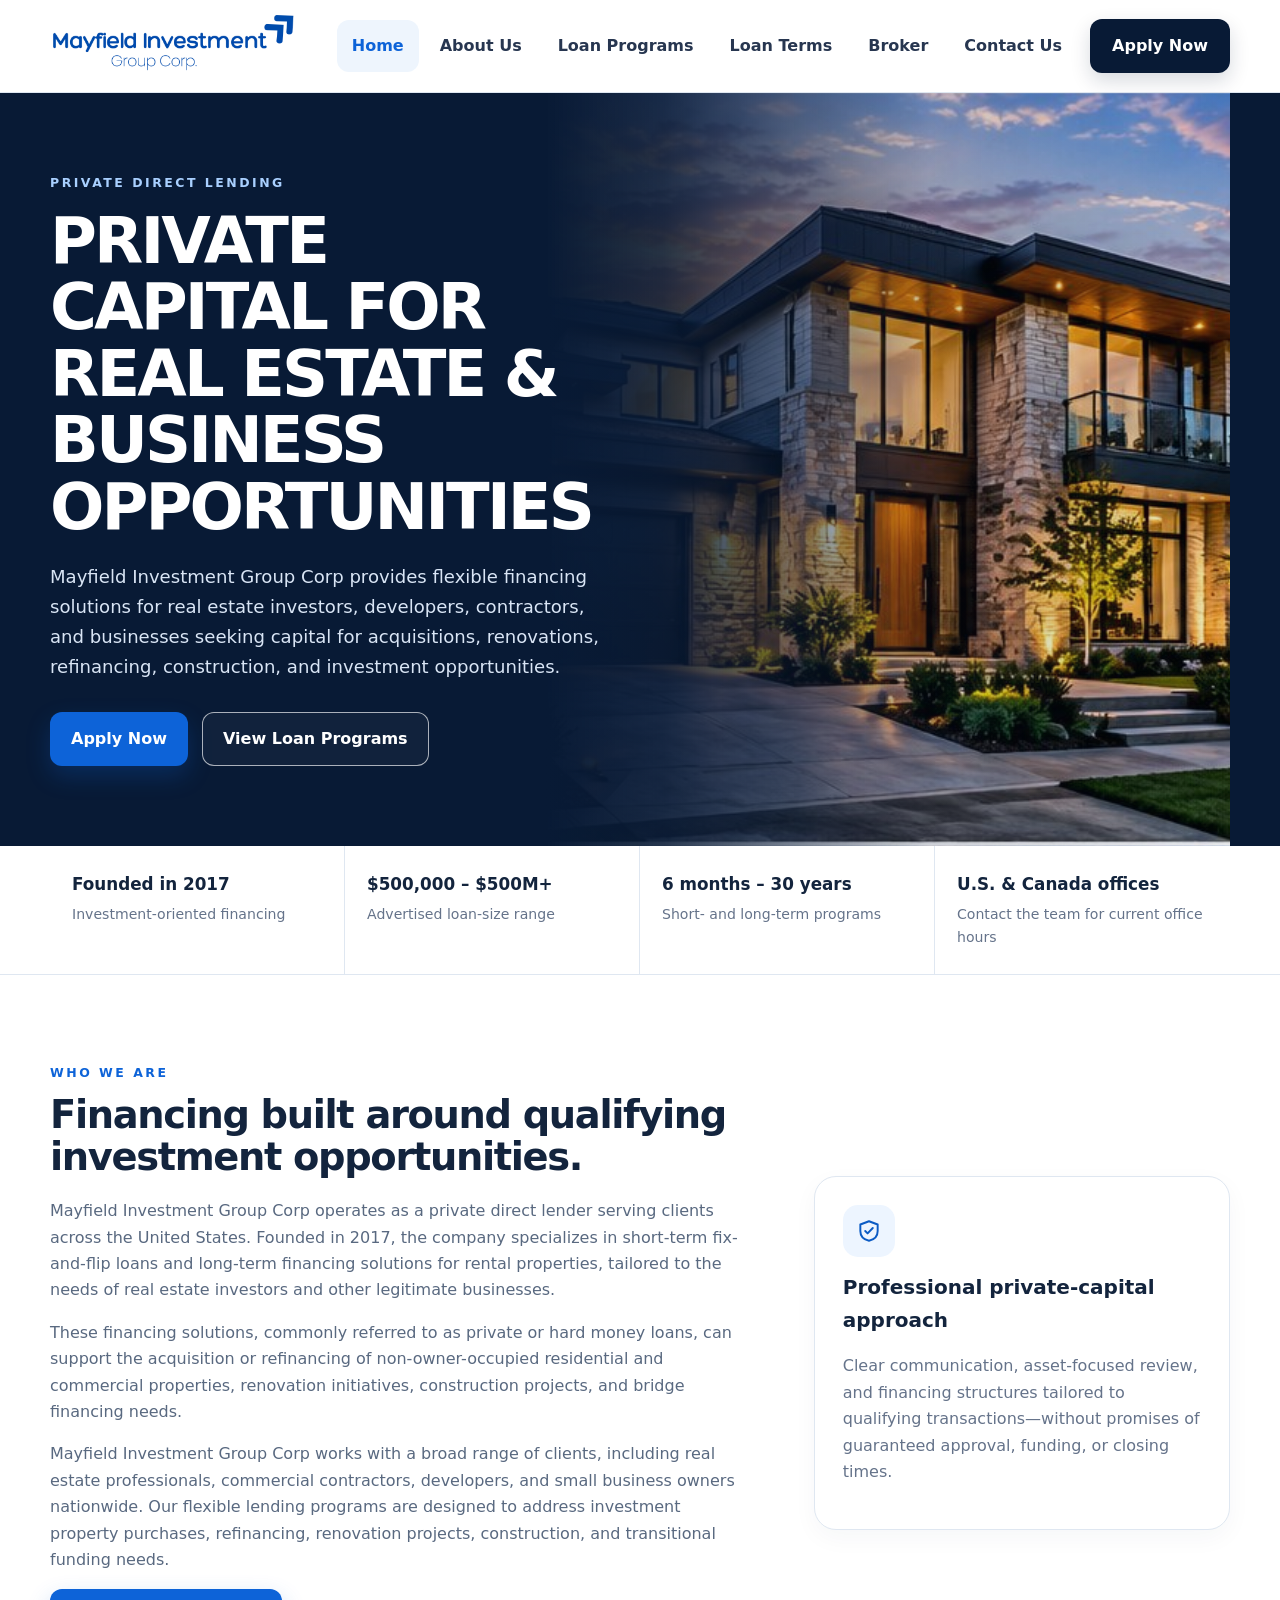
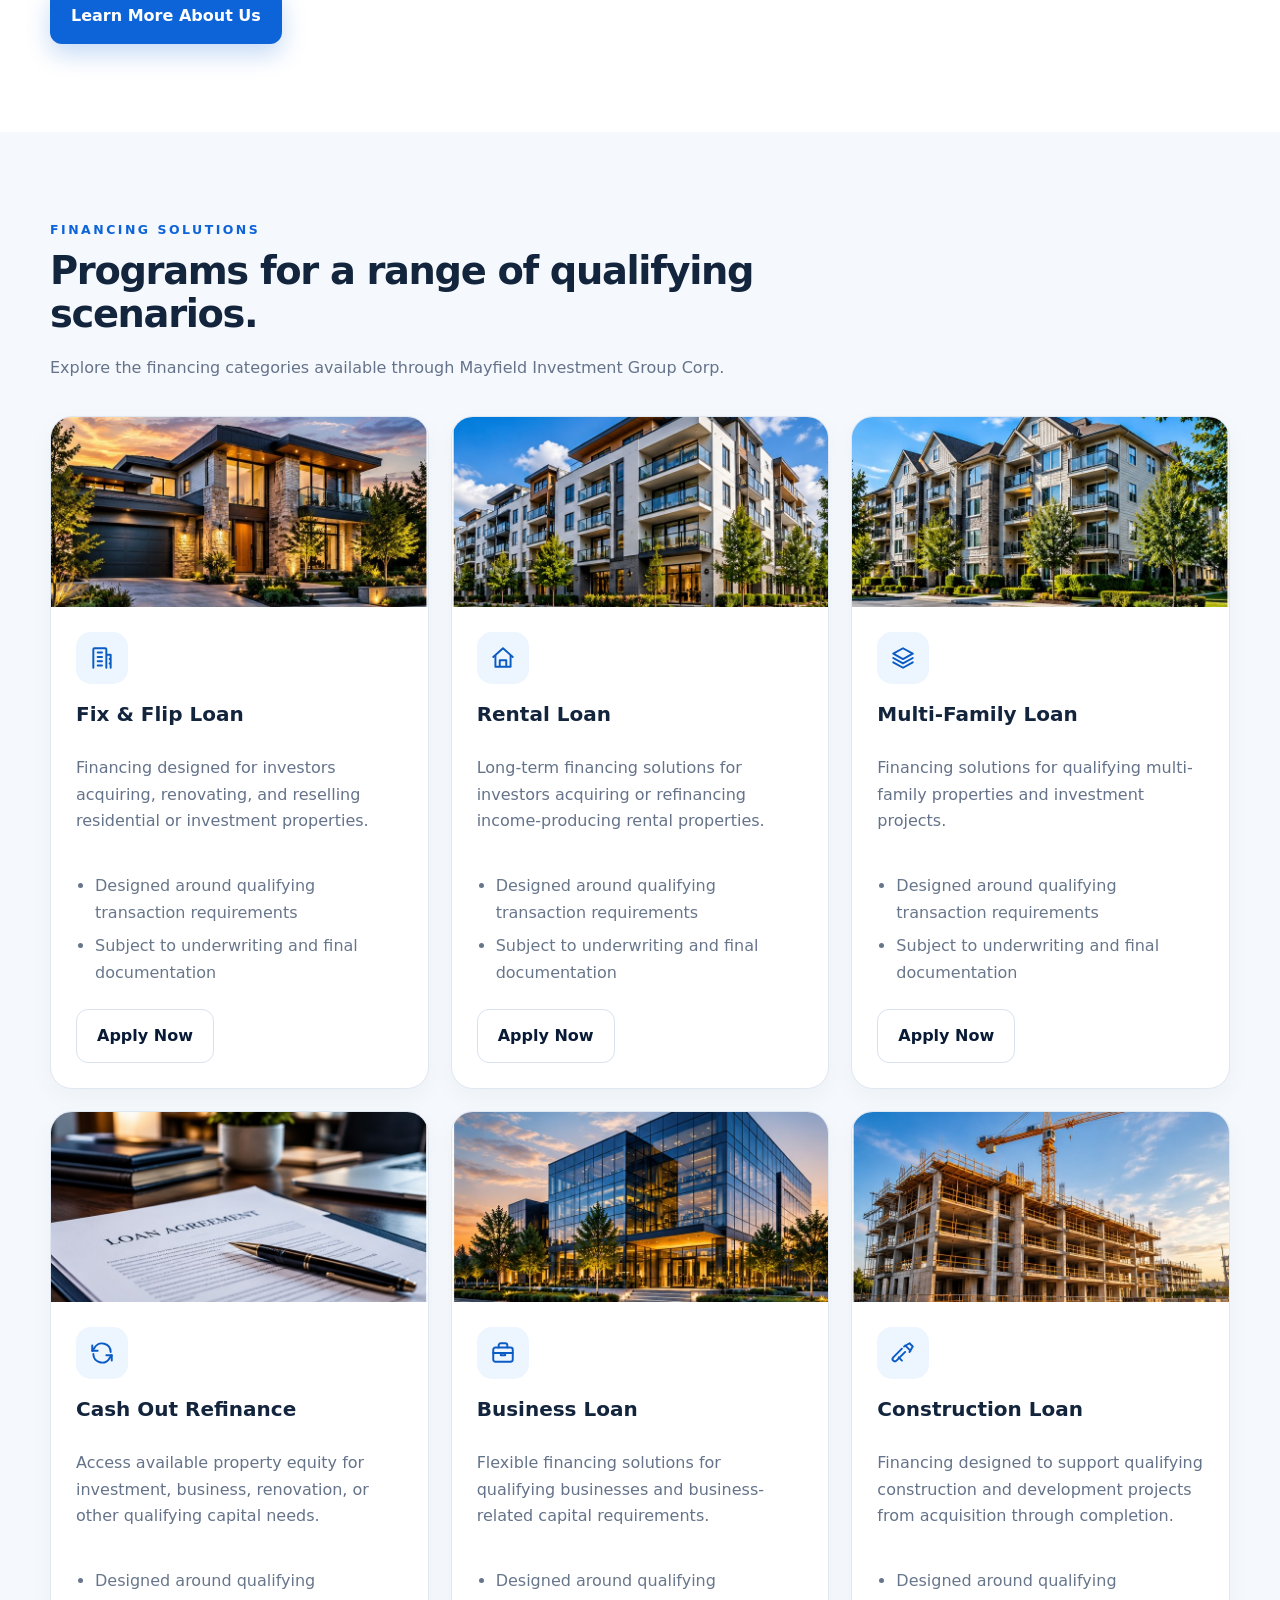
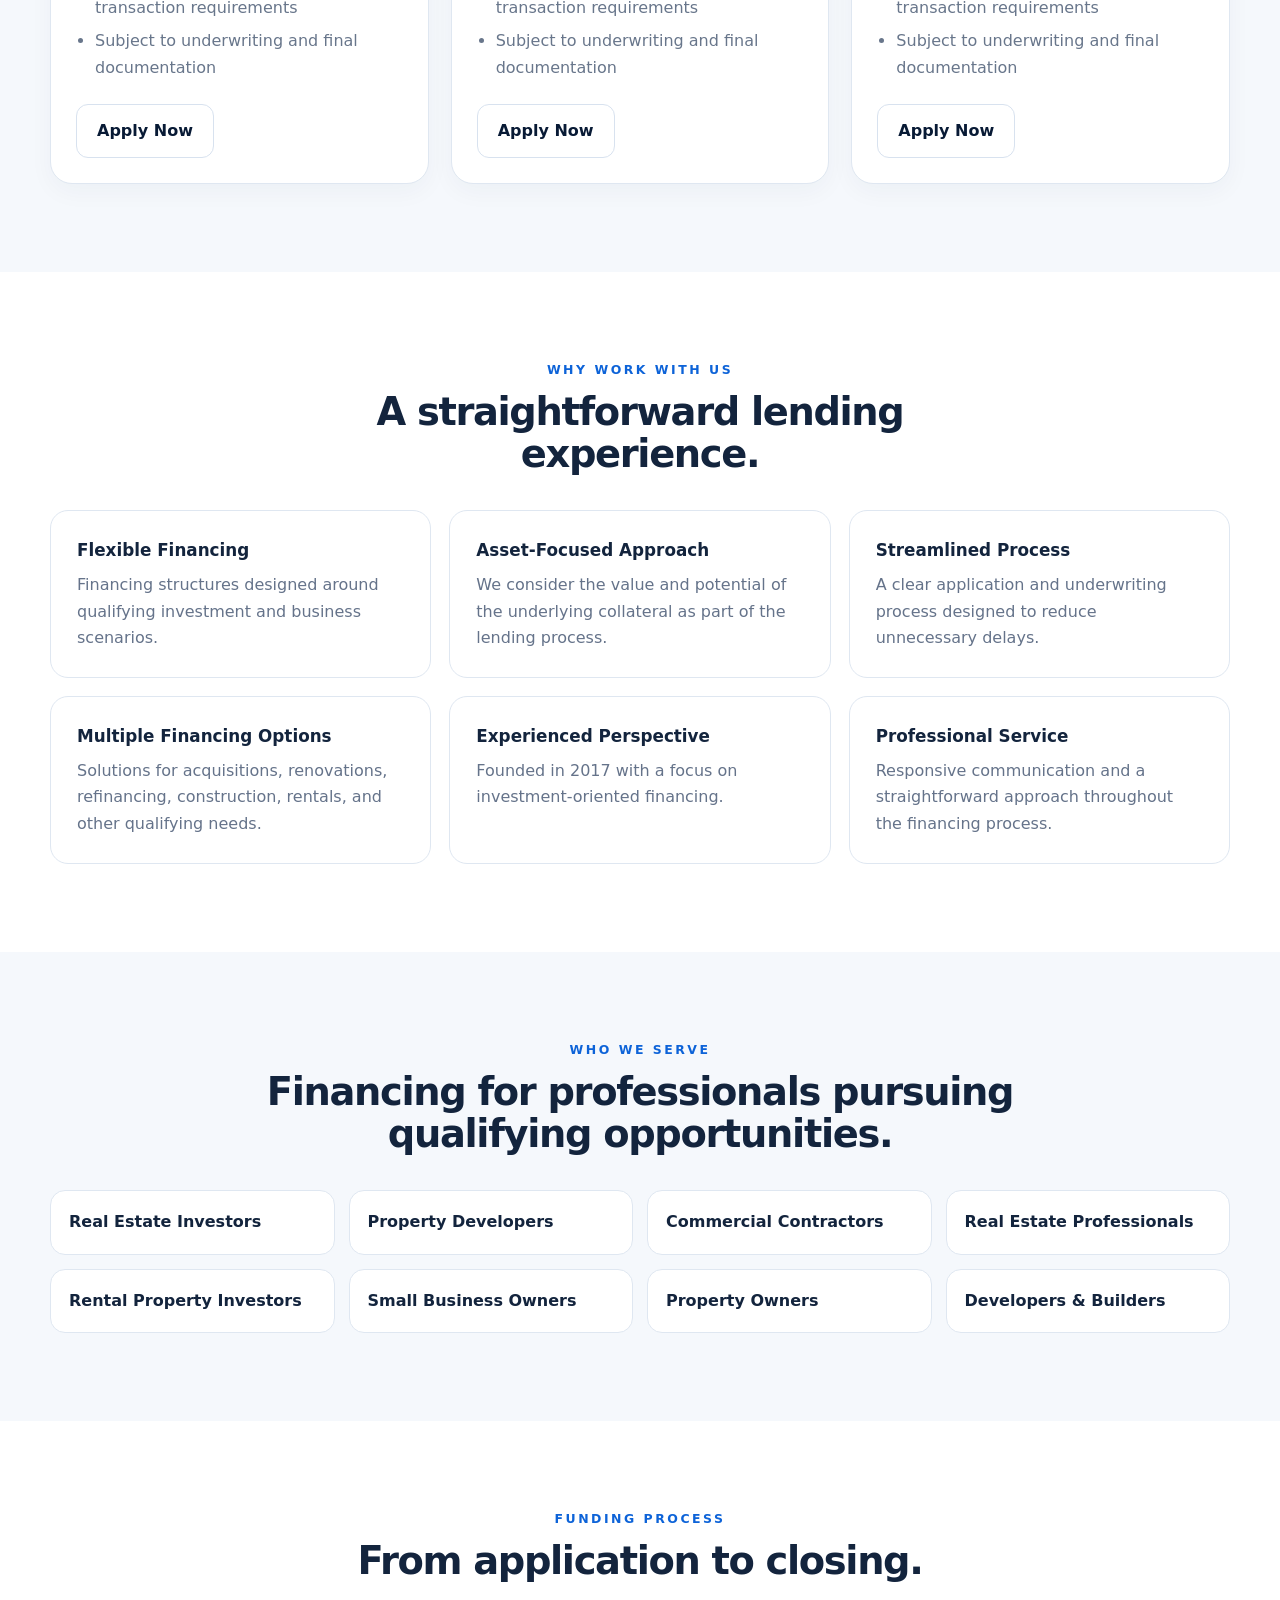
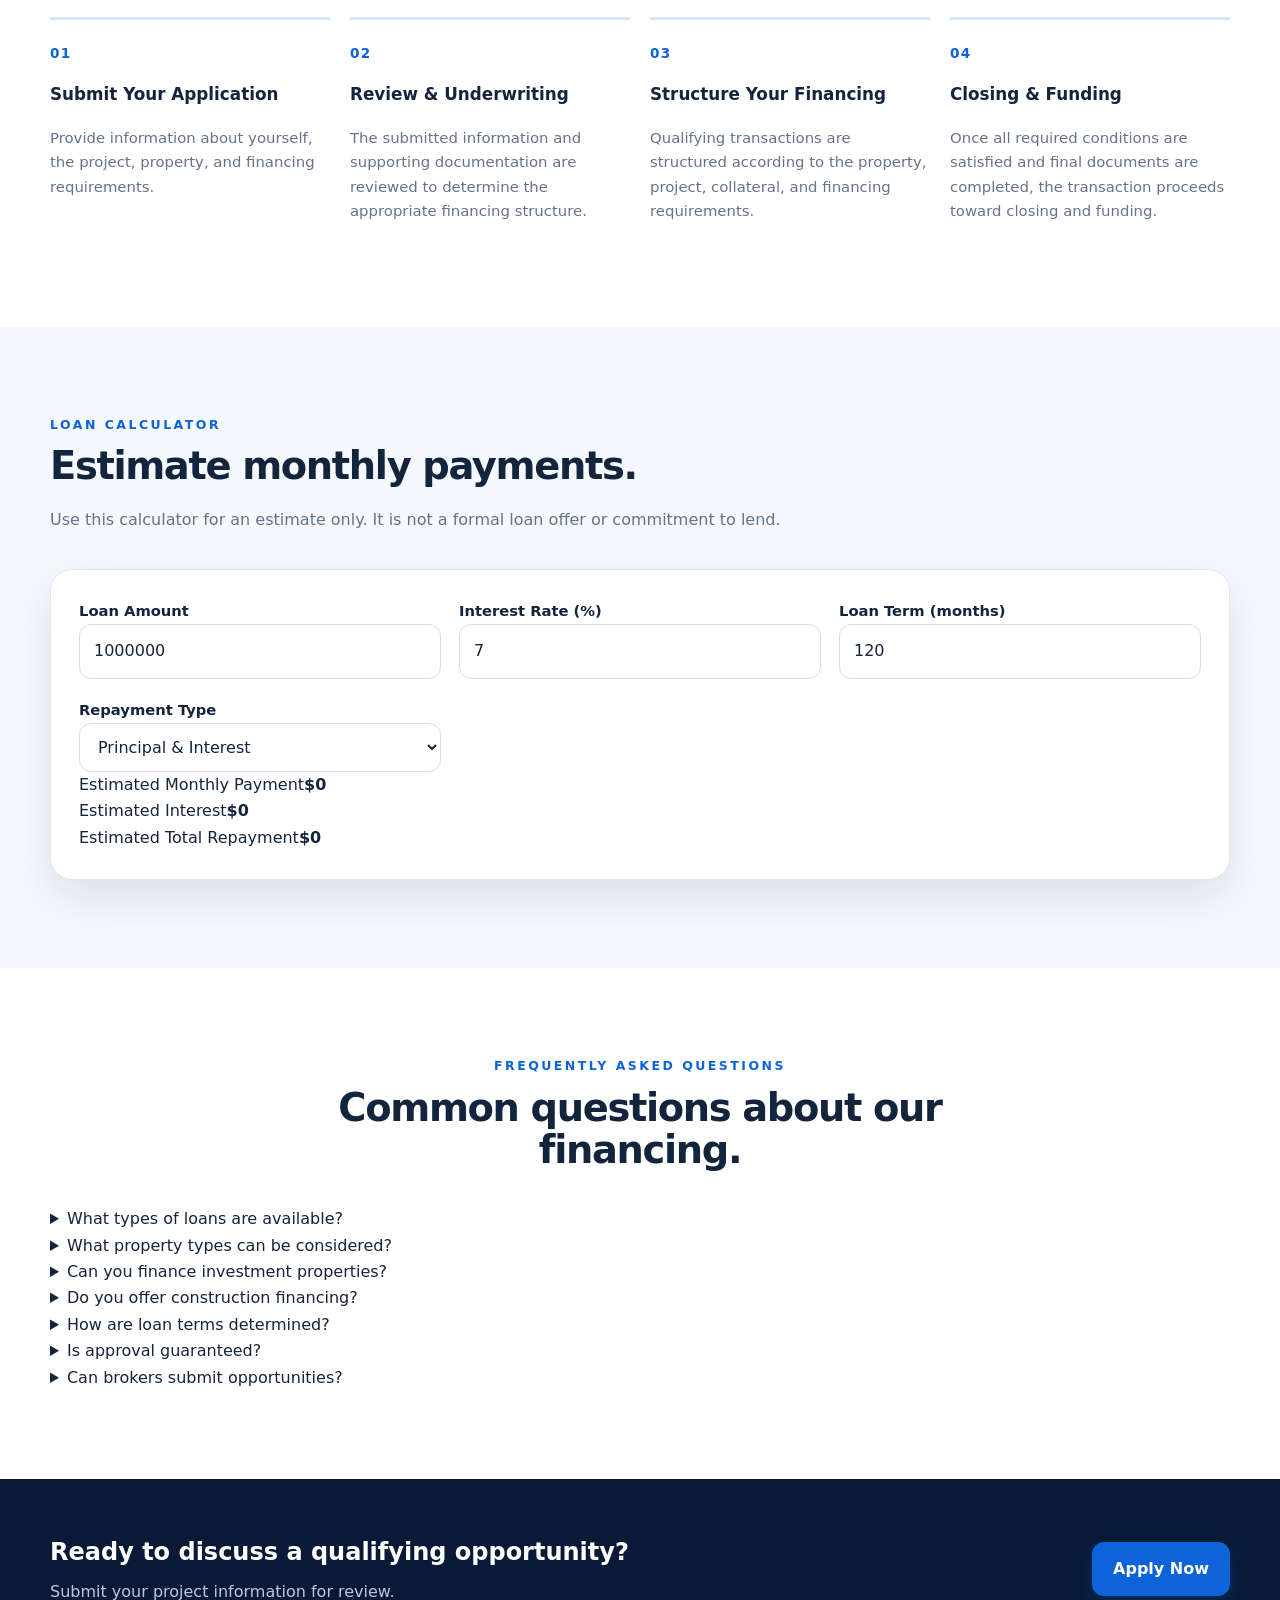
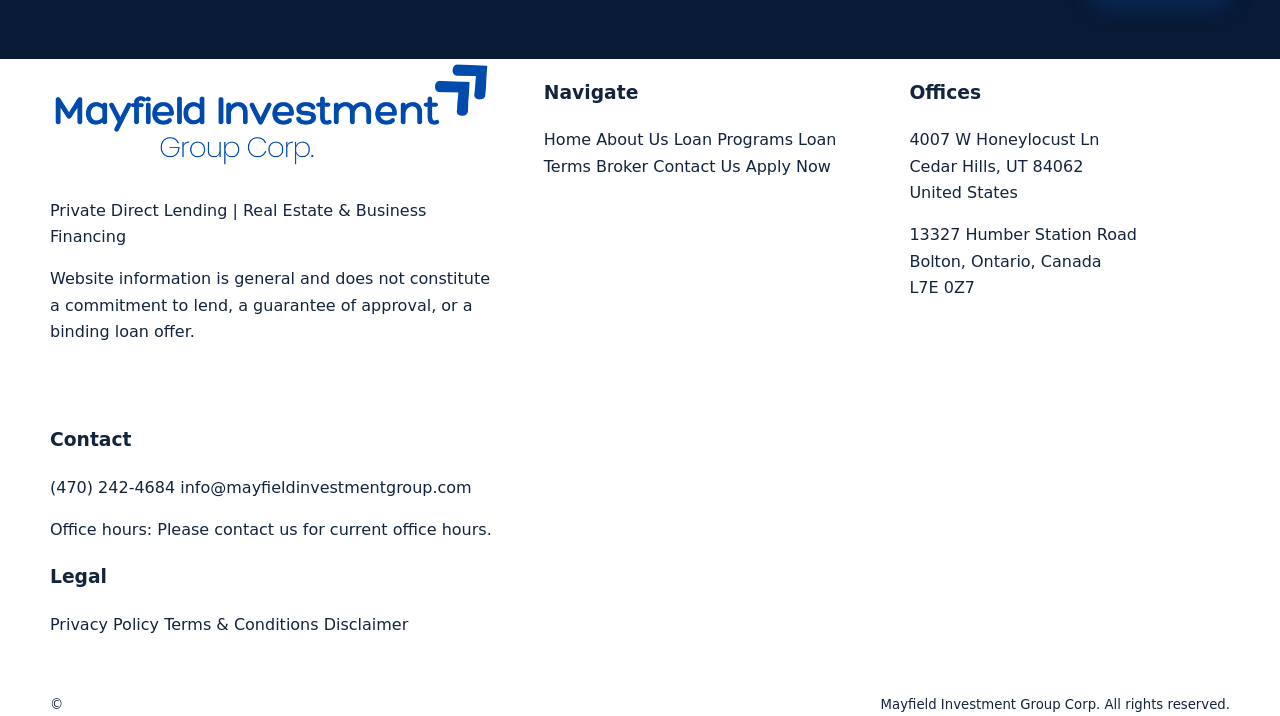
<file: mayfield-investment-group/index.html>
<!doctype html>
<html lang="en">
<head>
  <meta charset="utf-8">
  <meta name="viewport" content="width=device-width, initial-scale=1">
  <title>Mayfield Investment Group Corp | Private Real Estate & Business Lending</title>
  <meta name="description" content="Mayfield Investment Group Corp provides private lending and financing solutions for real estate investors, developers, contractors, property owners, and qualifying businesses.">
  <meta name="theme-color" content="#0b1830">
  <meta property="og:type" content="website">
  <meta property="og:title" content="Mayfield Investment Group Corp | Private Real Estate & Business Lending">
  <meta property="og:description" content="Mayfield Investment Group Corp provides private lending and financing solutions for real estate investors, developers, contractors, property owners, and qualifying businesses.">
  <meta property="og:site_name" content="Mayfield Investment Group Corp">
  <meta property="og:url" content="https://mayfieldinvestmentgroup.com/">
  <link rel="icon" href="favicon.ico">
  <link rel="stylesheet" href="css/style.css">
</head>
<body>
<a class="skip-link" href="#main-content">Skip to content</a>
<header class="site-header">
  <div class="container header-inner">
    <a class="brand" href="index.html" aria-label="Mayfield Investment Group Corp home">
      <img src="images/logo.png" alt="Mayfield Investment Group Corp">
    </a>
    <button class="nav-toggle" type="button" aria-controls="primary-navigation" aria-expanded="false" aria-label="Open navigation">
      <span></span><span></span><span></span>
    </button>
    <nav class="site-nav" id="primary-navigation" aria-label="Primary navigation">
      <a href="index.html">Home</a>
      <a href="about.html">About Us</a>
      <a href="loan-programs.html">Loan Programs</a>
      <a href="loan-terms.html">Loan Terms</a>
      <a href="broker.html">Broker</a>
      <a href="contact.html">Contact Us</a>
      <a class="nav-cta" href="apply.html">Apply Now</a>
    </nav>
  </div>
</header>
<main id="main-content">

<section class="hero">
  <div class="container hero-grid">
    <div class="hero-copy">
      <div class="eyebrow">Private Direct Lending</div>
      <h1>PRIVATE CAPITAL FOR REAL ESTATE &amp; BUSINESS OPPORTUNITIES</h1>
      <p>Mayfield Investment Group Corp provides flexible financing solutions for real estate investors, developers, contractors, and businesses seeking capital for acquisitions, renovations, refinancing, construction, and investment opportunities.</p>
      <div class="actions">
        <a class="btn btn-primary" href="apply.html">Apply Now</a>
        <a class="btn btn-ghost" href="loan-programs.html">View Loan Programs</a>
      </div>
    </div>
    <div class="hero-visual" aria-hidden="true">
      <div class="architecture"></div>
    </div>
  </div>
</section>

<div class="stat-strip">
  <div class="container stats">
    <div class="stat"><strong>Founded in 2017</strong><span>Investment-oriented financing</span></div>
    <div class="stat"><strong>$500,000 – $500M+</strong><span>Advertised loan-size range</span></div>
    <div class="stat"><strong>6 months – 30 years</strong><span>Short- and long-term programs</span></div>
    <div class="stat"><strong>U.S. &amp; Canada offices</strong><span>Contact the team for current office hours</span></div>
  </div>
</div>

<section class="section">
  <div class="container split">
    <div class="prose">
      <div class="section-kicker">Who We Are</div>
      <h2>Financing built around qualifying investment opportunities.</h2>
      <p>Mayfield Investment Group Corp operates as a private direct lender serving clients across the United States. Founded in 2017, the company specializes in short-term fix-and-flip loans and long-term financing solutions for rental properties, tailored to the needs of real estate investors and other legitimate businesses.</p>
      <p>These financing solutions, commonly referred to as private or hard money loans, can support the acquisition or refinancing of non-owner-occupied residential and commercial properties, renovation initiatives, construction projects, and bridge financing needs.</p>
      <p>Mayfield Investment Group Corp works with a broad range of clients, including real estate professionals, commercial contractors, developers, and small business owners nationwide. Our flexible lending programs are designed to address investment property purchases, refinancing, renovation projects, construction, and transitional funding needs.</p>
      <a class="btn btn-primary" href="about.html">Learn More About Us</a>
    </div>
    <div class="card">
      <div class="icon"><img src="assets/icons/shield.svg" alt="" width="23" height="23"></div>
      <h3>Professional private-capital approach</h3>
      <p>Clear communication, asset-focused review, and financing structures tailored to qualifying transactions—without promises of guaranteed approval, funding, or closing times.</p>
    </div>
  </div>
</section>

<section class="section alt">
  <div class="container">
    <div class="section-head">
      <div class="section-kicker">Financing Solutions</div>
      <h2>Programs for a range of qualifying scenarios.</h2>
      <p>Explore the financing categories available through Mayfield Investment Group Corp.</p>
    </div>
    <div class="card-grid">
<article class="card program-card">
  <div class="program-image"><img src="images/fix-flip.jpg" alt="Modern residential property suitable for investment and renovation"></div>
  <div class="program-body"><div class="icon"><img src="assets/icons/building.svg" alt="" width="23" height="23"></div><h3>Fix &amp; Flip Loan</h3><p>Financing designed for investors acquiring, renovating, and reselling residential or investment properties.</p><ul class="benefits"><li>Designed around qualifying transaction requirements</li><li>Subject to underwriting and final documentation</li></ul><a class="btn btn-secondary" href="apply.html">Apply Now</a></div>
</article>
<article class="card program-card">
  <div class="program-image"><img src="images/rental.jpg" alt="Contemporary apartment building with balconies"></div>
  <div class="program-body"><div class="icon"><img src="assets/icons/home.svg" alt="" width="23" height="23"></div><h3>Rental Loan</h3><p>Long-term financing solutions for investors acquiring or refinancing income-producing rental properties.</p><ul class="benefits"><li>Designed around qualifying transaction requirements</li><li>Subject to underwriting and final documentation</li></ul><a class="btn btn-secondary" href="apply.html">Apply Now</a></div>
</article>
<article class="card program-card">
  <div class="program-image"><img src="images/multifamily.jpg" alt="Multi-family residential property"></div>
  <div class="program-body"><div class="icon"><img src="assets/icons/layers.svg" alt="" width="23" height="23"></div><h3>Multi-Family Loan</h3><p>Financing solutions for qualifying multi-family properties and investment projects.</p><ul class="benefits"><li>Designed around qualifying transaction requirements</li><li>Subject to underwriting and final documentation</li></ul><a class="btn btn-secondary" href="apply.html">Apply Now</a></div>
</article>
<article class="card program-card">
  <div class="program-image"><img src="images/cash-out.jpg" alt="Loan agreement and pen on an executive desk"></div>
  <div class="program-body"><div class="icon"><img src="assets/icons/refresh.svg" alt="" width="23" height="23"></div><h3>Cash Out Refinance</h3><p>Access available property equity for investment, business, renovation, or other qualifying capital needs.</p><ul class="benefits"><li>Designed around qualifying transaction requirements</li><li>Subject to underwriting and final documentation</li></ul><a class="btn btn-secondary" href="apply.html">Apply Now</a></div>
</article>
<article class="card program-card">
  <div class="program-image"><img src="images/business.jpg" alt="Modern glass office building at sunset"></div>
  <div class="program-body"><div class="icon"><img src="assets/icons/briefcase.svg" alt="" width="23" height="23"></div><h3>Business Loan</h3><p>Flexible financing solutions for qualifying businesses and business-related capital requirements.</p><ul class="benefits"><li>Designed around qualifying transaction requirements</li><li>Subject to underwriting and final documentation</li></ul><a class="btn btn-secondary" href="apply.html">Apply Now</a></div>
</article>
<article class="card program-card">
  <div class="program-image"><img src="images/construction.jpg" alt="Construction project with tower crane"></div>
  <div class="program-body"><div class="icon"><img src="assets/icons/hammer.svg" alt="" width="23" height="23"></div><h3>Construction Loan</h3><p>Financing designed to support qualifying construction and development projects from acquisition through completion.</p><ul class="benefits"><li>Designed around qualifying transaction requirements</li><li>Subject to underwriting and final documentation</li></ul><a class="btn btn-secondary" href="apply.html">Apply Now</a></div>
</article>
</div>
  </div>
</section>

<section class="section">
  <div class="container">
    <div class="section-head center">
      <div class="section-kicker">Why Work With Us</div>
      <h2>A straightforward lending experience.</h2>
    </div>
    <div class="feature-grid">
      <div class="feature"><strong>Flexible Financing</strong><p>Financing structures designed around qualifying investment and business scenarios.</p></div>
      <div class="feature"><strong>Asset-Focused Approach</strong><p>We consider the value and potential of the underlying collateral as part of the lending process.</p></div>
      <div class="feature"><strong>Streamlined Process</strong><p>A clear application and underwriting process designed to reduce unnecessary delays.</p></div>
      <div class="feature"><strong>Multiple Financing Options</strong><p>Solutions for acquisitions, renovations, refinancing, construction, rentals, and other qualifying needs.</p></div>
      <div class="feature"><strong>Experienced Perspective</strong><p>Founded in 2017 with a focus on investment-oriented financing.</p></div>
      <div class="feature"><strong>Professional Service</strong><p>Responsive communication and a straightforward approach throughout the financing process.</p></div>
    </div>
  </div>
</section>

<section class="section alt">
  <div class="container">
    <div class="section-head center">
      <div class="section-kicker">Who We Serve</div>
      <h2>Financing for professionals pursuing qualifying opportunities.</h2>
    </div>
    <div class="audience-grid">
      <div class="audience">Real Estate Investors</div>
      <div class="audience">Property Developers</div>
      <div class="audience">Commercial Contractors</div>
      <div class="audience">Real Estate Professionals</div>
      <div class="audience">Rental Property Investors</div>
      <div class="audience">Small Business Owners</div>
      <div class="audience">Property Owners</div>
      <div class="audience">Developers &amp; Builders</div>
    </div>
  </div>
</section>

<section class="section">
  <div class="container">
    <div class="section-head center">
      <div class="section-kicker">Funding Process</div>
      <h2>From application to closing.</h2>
    </div>
    <div class="process">
      <div class="step"><div class="step-num">01</div><h3>Submit Your Application</h3><p>Provide information about yourself, the project, property, and financing requirements.</p></div>
      <div class="step"><div class="step-num">02</div><h3>Review &amp; Underwriting</h3><p>The submitted information and supporting documentation are reviewed to determine the appropriate financing structure.</p></div>
      <div class="step"><div class="step-num">03</div><h3>Structure Your Financing</h3><p>Qualifying transactions are structured according to the property, project, collateral, and financing requirements.</p></div>
      <div class="step"><div class="step-num">04</div><h3>Closing &amp; Funding</h3><p>Once all required conditions are satisfied and final documents are completed, the transaction proceeds toward closing and funding.</p></div>
    </div>
  </div>
</section>

<section class="section alt">
  <div class="container">
    <div class="section-head">
      <div class="section-kicker">Loan Calculator</div>
      <h2>Estimate monthly payments.</h2>
      <p>Use this calculator for an estimate only. It is not a formal loan offer or commitment to lend.</p>
    </div>
    <div class="calc" data-loan-calculator>
      <div class="calc-grid">
        <div><label for="calcAmount">Loan Amount</label><input id="calcAmount" name="calcAmount" type="number" min="0" step="1000" value="1000000"></div>
        <div><label for="calcRate">Interest Rate (%)</label><input id="calcRate" name="calcRate" type="number" min="0" max="100" step="0.01" value="7"></div>
        <div><label for="calcTerm">Loan Term (months)</label><input id="calcTerm" name="calcTerm" type="number" min="1" max="360" step="1" value="120"></div>
        <div><label for="calcType">Repayment Type</label><select id="calcType" name="calcType"><option value="principal-interest">Principal &amp; Interest</option><option value="interest-only">Interest Only</option></select></div>
      </div>
      <div class="calc-results">
        <div class="result"><span>Estimated Monthly Payment</span><strong data-result="monthly">$0</strong></div>
        <div class="result"><span>Estimated Interest</span><strong data-result="interest">$0</strong></div>
        <div class="result"><span>Estimated Total Repayment</span><strong data-result="total">$0</strong></div>
      </div>
    </div>
  </div>
</section>

<section class="section">
  <div class="container">
    <div class="section-head center">
      <div class="section-kicker">Frequently Asked Questions</div>
      <h2>Common questions about our financing.</h2>
    </div>
    <div class="faq">
      <details><summary>What types of loans are available?</summary><p>Programs include fix-and-flip, rental, multi-family, cash-out refinance, business, and construction financing, subject to applicable requirements.</p></details>
      <details><summary>What property types can be considered?</summary><p>Programs may support qualifying residential and commercial properties, including investment and specialty-use properties and land where applicable.</p></details>
      <details><summary>Can you finance investment properties?</summary><p>Yes, qualifying investment properties may be considered. Terms depend on the transaction, property, borrower information, collateral, documentation, and underwriting.</p></details>
      <details><summary>Do you offer construction financing?</summary><p>Construction financing is available for qualifying projects, subject to project, collateral, borrower, documentation, and underwriting requirements.</p></details>
      <details><summary>How are loan terms determined?</summary><p>Final terms are determined through the applicable review, underwriting, documentation, legal, property, and transaction requirements.</p></details>
      <details><summary>Is approval guaranteed?</summary><p>No. Website information does not constitute a commitment to lend or guarantee of approval. Applications are subject to review and final approval.</p></details>
      <details><summary>Can brokers submit opportunities?</summary><p>Yes. Real estate professionals can review the broker program and submit qualifying opportunities through the broker registration process.</p></details>
    </div>
  </div>
</section>

<section class="cta-band">
  <div class="container inner">
    <div><h2>Ready to discuss a qualifying opportunity?</h2><p>Submit your project information for review.</p></div>
    <a class="btn btn-primary" href="apply.html">Apply Now</a>
  </div>
</section>

</main>
<footer class="footer">
  <div class="container">
    <div class="footer-grid">
      <div>
        <img src="images/logo.png" alt="Mayfield Investment Group Corp">
        <p>Private Direct Lending | Real Estate &amp; Business Financing</p>
        <p class="legal">Website information is general and does not constitute a commitment to lend, a guarantee of approval, or a binding loan offer.</p>
      </div>
      <div>
        <h3>Navigate</h3>
        <a href="index.html">Home</a>
        <a href="about.html">About Us</a>
        <a href="loan-programs.html">Loan Programs</a>
        <a href="loan-terms.html">Loan Terms</a>
        <a href="broker.html">Broker</a>
        <a href="contact.html">Contact Us</a>
        <a href="apply.html">Apply Now</a>
      </div>
      <div>
        <h3>Offices</h3>
        <p>4007 W Honeylocust Ln<br>Cedar Hills, UT 84062<br>United States</p>
        <p>13327 Humber Station Road<br>Bolton, Ontario, Canada<br>L7E 0Z7</p>
      </div>
      <div>
        <h3>Contact</h3>
        <a href="tel:+14702424684">(470) 242-4684</a>
        <a href="mailto:info@mayfieldinvestmentgroup.com">info@mayfieldinvestmentgroup.com</a>
        <p>Office hours: Please contact us for current office hours.</p>
        <h3>Legal</h3>
        <a href="privacy.html">Privacy Policy</a>
        <a href="terms.html">Terms &amp; Conditions</a>
        <a href="disclaimer.html">Disclaimer</a>
      </div>
    </div>
    <div class="footer-bottom">
      &copy; <span data-current-year></span> Mayfield Investment Group Corp. All rights reserved.
    </div>
  </div>
</footer>
<script src="js/main.js" defer></script>
</body>
</html>
</file>
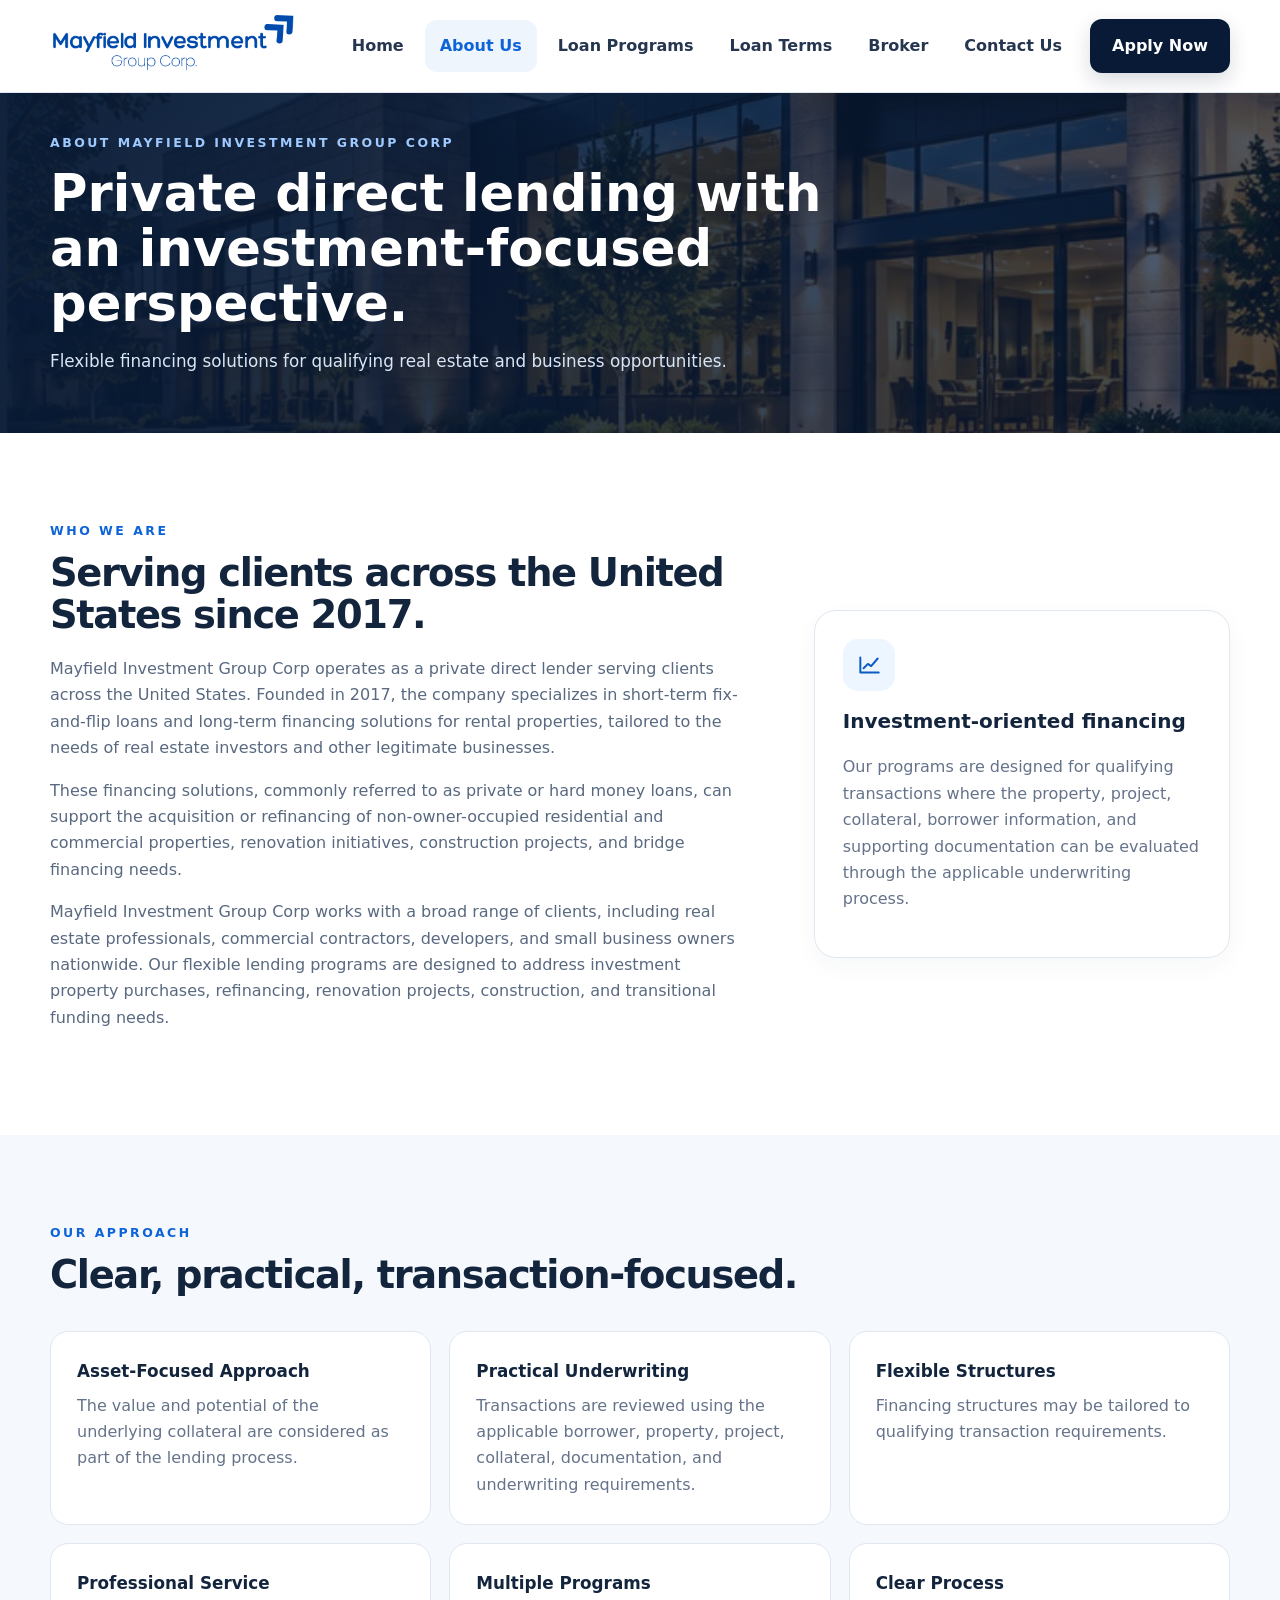
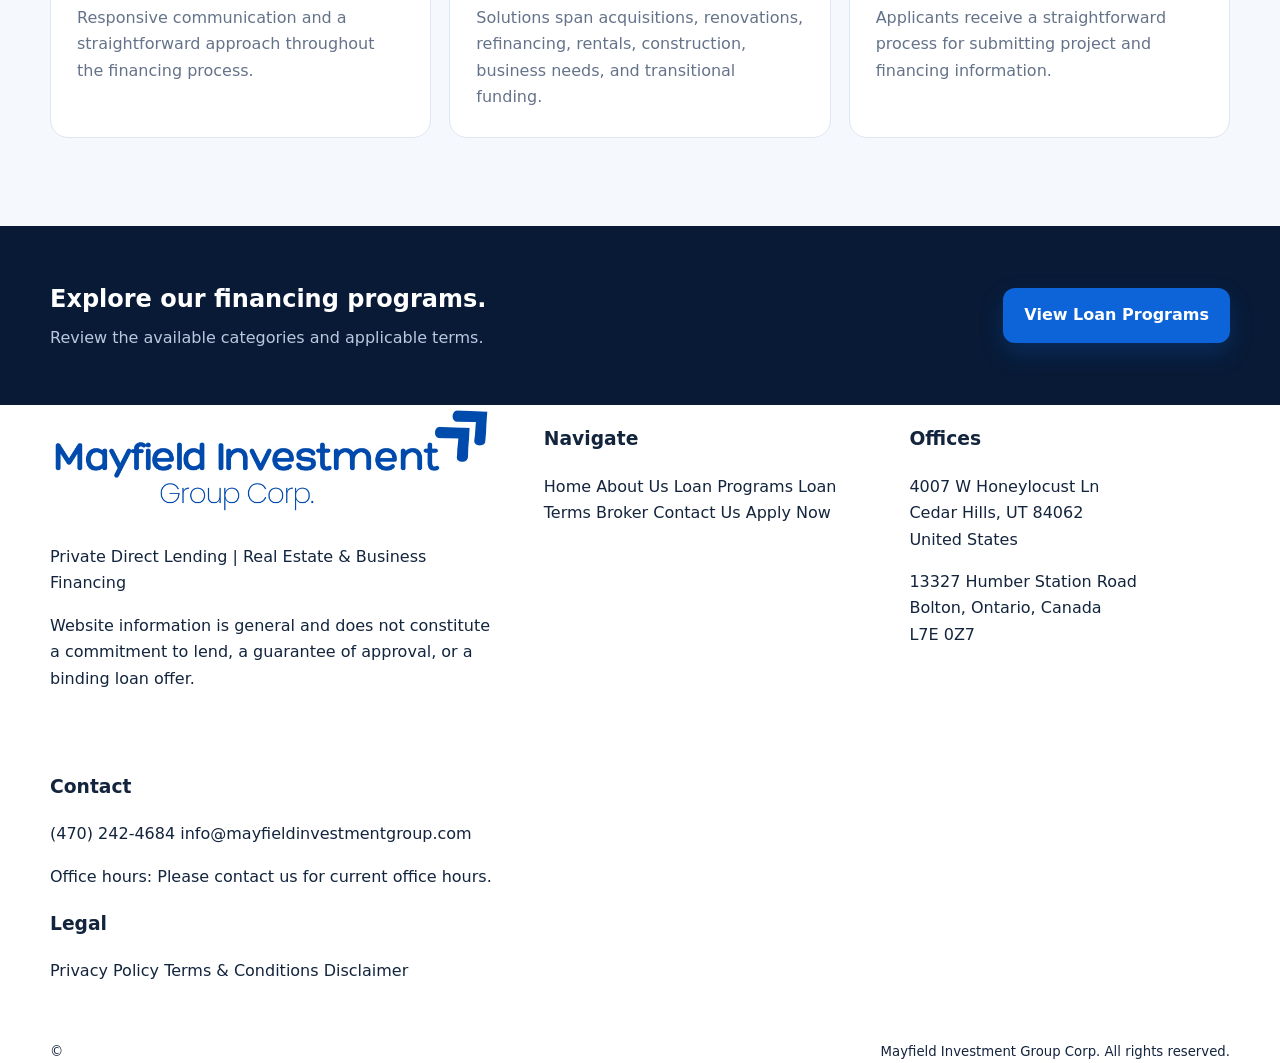
<file: mayfield-investment-group/about.html>
<!doctype html>
<html lang="en">
<head>
  <meta charset="utf-8">
  <meta name="viewport" content="width=device-width, initial-scale=1">
  <title>About Us | Mayfield Investment Group Corp</title>
  <meta name="description" content="Learn about Mayfield Investment Group Corp, a private direct lender focused on real estate and business financing.">
  <meta name="theme-color" content="#0b1830">
  <meta property="og:type" content="website">
  <meta property="og:title" content="About Us | Mayfield Investment Group Corp">
  <meta property="og:description" content="Learn about Mayfield Investment Group Corp, a private direct lender focused on real estate and business financing.">
  <meta property="og:site_name" content="Mayfield Investment Group Corp">
  <meta property="og:url" content="https://mayfieldinvestmentgroup.com/about.html">
  <link rel="icon" href="favicon.ico">
  <link rel="stylesheet" href="css/style.css">
</head>
<body>
<a class="skip-link" href="#main-content">Skip to content</a>
<header class="site-header">
  <div class="container header-inner">
    <a class="brand" href="index.html" aria-label="Mayfield Investment Group Corp home">
      <img src="images/logo.png" alt="Mayfield Investment Group Corp">
    </a>
    <button class="nav-toggle" type="button" aria-controls="primary-navigation" aria-expanded="false" aria-label="Open navigation">
      <span></span><span></span><span></span>
    </button>
    <nav class="site-nav" id="primary-navigation" aria-label="Primary navigation">
      <a href="index.html">Home</a>
      <a href="about.html">About Us</a>
      <a href="loan-programs.html">Loan Programs</a>
      <a href="loan-terms.html">Loan Terms</a>
      <a href="broker.html">Broker</a>
      <a href="contact.html">Contact Us</a>
      <a class="nav-cta" href="apply.html">Apply Now</a>
    </nav>
  </div>
</header>
<main id="main-content">

<section class="page-hero"><div class="container"><div class="eyebrow">About Mayfield Investment Group Corp</div><h1>Private direct lending with an investment-focused perspective.</h1><p>Flexible financing solutions for qualifying real estate and business opportunities.</p></div></section>
<section class="section">
  <div class="container split">
    <div class="prose">
      <div class="section-kicker">Who We Are</div>
      <h2>Serving clients across the United States since 2017.</h2>
      <p>Mayfield Investment Group Corp operates as a private direct lender serving clients across the United States. Founded in 2017, the company specializes in short-term fix-and-flip loans and long-term financing solutions for rental properties, tailored to the needs of real estate investors and other legitimate businesses.</p>
      <p>These financing solutions, commonly referred to as private or hard money loans, can support the acquisition or refinancing of non-owner-occupied residential and commercial properties, renovation initiatives, construction projects, and bridge financing needs.</p>
      <p>Mayfield Investment Group Corp works with a broad range of clients, including real estate professionals, commercial contractors, developers, and small business owners nationwide. Our flexible lending programs are designed to address investment property purchases, refinancing, renovation projects, construction, and transitional funding needs.</p>
    </div>
    <div class="card">
      <div class="icon"><img src="assets/icons/chart.svg" alt="" width="23" height="23"></div>
      <h3>Investment-oriented financing</h3>
      <p>Our programs are designed for qualifying transactions where the property, project, collateral, borrower information, and supporting documentation can be evaluated through the applicable underwriting process.</p>
    </div>
  </div>
</section>
<section class="section alt">
  <div class="container">
    <div class="section-head"><div class="section-kicker">Our Approach</div><h2>Clear, practical, transaction-focused.</h2></div>
    <div class="feature-grid">
      <div class="feature"><strong>Asset-Focused Approach</strong><p>The value and potential of the underlying collateral are considered as part of the lending process.</p></div>
      <div class="feature"><strong>Practical Underwriting</strong><p>Transactions are reviewed using the applicable borrower, property, project, collateral, documentation, and underwriting requirements.</p></div>
      <div class="feature"><strong>Flexible Structures</strong><p>Financing structures may be tailored to qualifying transaction requirements.</p></div>
      <div class="feature"><strong>Professional Service</strong><p>Responsive communication and a straightforward approach throughout the financing process.</p></div>
      <div class="feature"><strong>Multiple Programs</strong><p>Solutions span acquisitions, renovations, refinancing, rentals, construction, business needs, and transitional funding.</p></div>
      <div class="feature"><strong>Clear Process</strong><p>Applicants receive a straightforward process for submitting project and financing information.</p></div>
    </div>
  </div>
</section>
<section class="cta-band"><div class="container inner"><div><h2>Explore our financing programs.</h2><p>Review the available categories and applicable terms.</p></div><a class="btn btn-primary" href="loan-programs.html">View Loan Programs</a></div></section>

</main>
<footer class="footer">
  <div class="container">
    <div class="footer-grid">
      <div>
        <img src="images/logo.png" alt="Mayfield Investment Group Corp">
        <p>Private Direct Lending | Real Estate &amp; Business Financing</p>
        <p class="legal">Website information is general and does not constitute a commitment to lend, a guarantee of approval, or a binding loan offer.</p>
      </div>
      <div>
        <h3>Navigate</h3>
        <a href="index.html">Home</a>
        <a href="about.html">About Us</a>
        <a href="loan-programs.html">Loan Programs</a>
        <a href="loan-terms.html">Loan Terms</a>
        <a href="broker.html">Broker</a>
        <a href="contact.html">Contact Us</a>
        <a href="apply.html">Apply Now</a>
      </div>
      <div>
        <h3>Offices</h3>
        <p>4007 W Honeylocust Ln<br>Cedar Hills, UT 84062<br>United States</p>
        <p>13327 Humber Station Road<br>Bolton, Ontario, Canada<br>L7E 0Z7</p>
      </div>
      <div>
        <h3>Contact</h3>
        <a href="tel:+14702424684">(470) 242-4684</a>
        <a href="mailto:info@mayfieldinvestmentgroup.com">info@mayfieldinvestmentgroup.com</a>
        <p>Office hours: Please contact us for current office hours.</p>
        <h3>Legal</h3>
        <a href="privacy.html">Privacy Policy</a>
        <a href="terms.html">Terms &amp; Conditions</a>
        <a href="disclaimer.html">Disclaimer</a>
      </div>
    </div>
    <div class="footer-bottom">
      &copy; <span data-current-year></span> Mayfield Investment Group Corp. All rights reserved.
    </div>
  </div>
</footer>
<script src="js/main.js" defer></script>
</body>
</html>
</file>
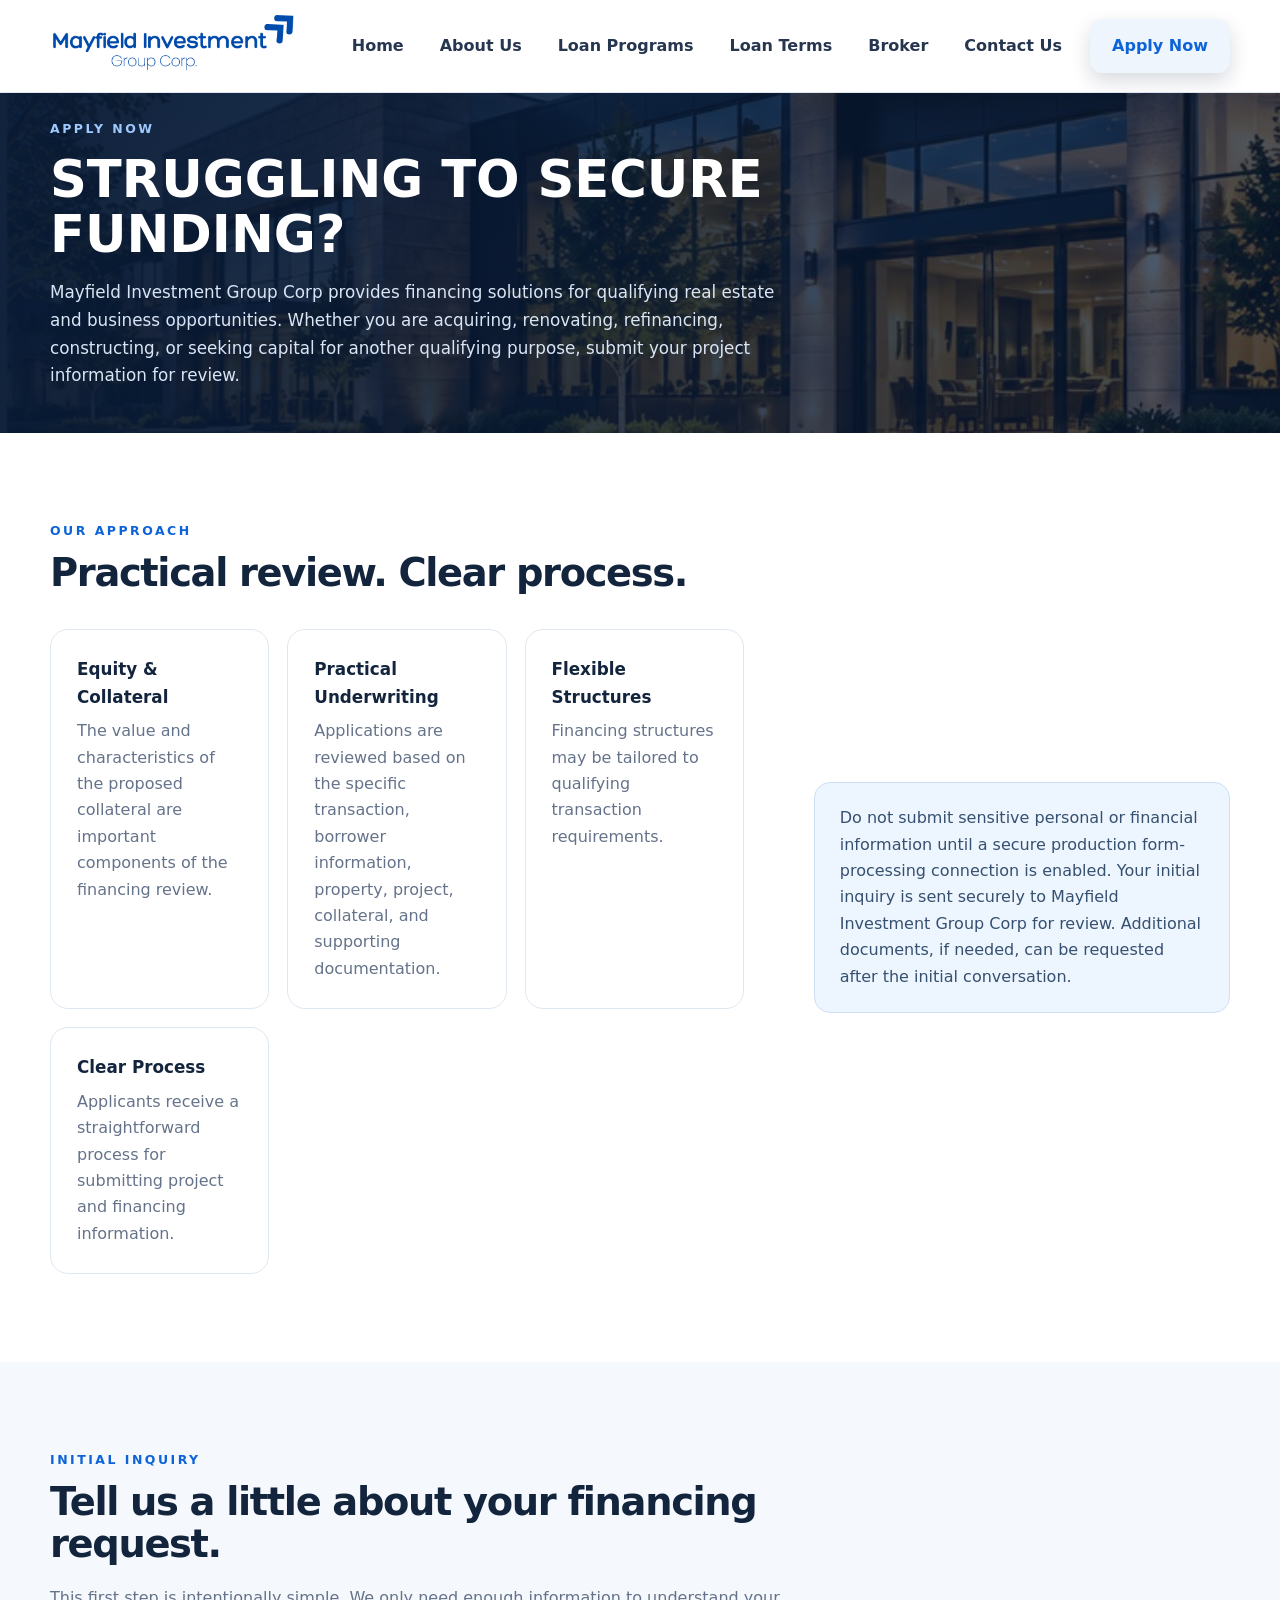
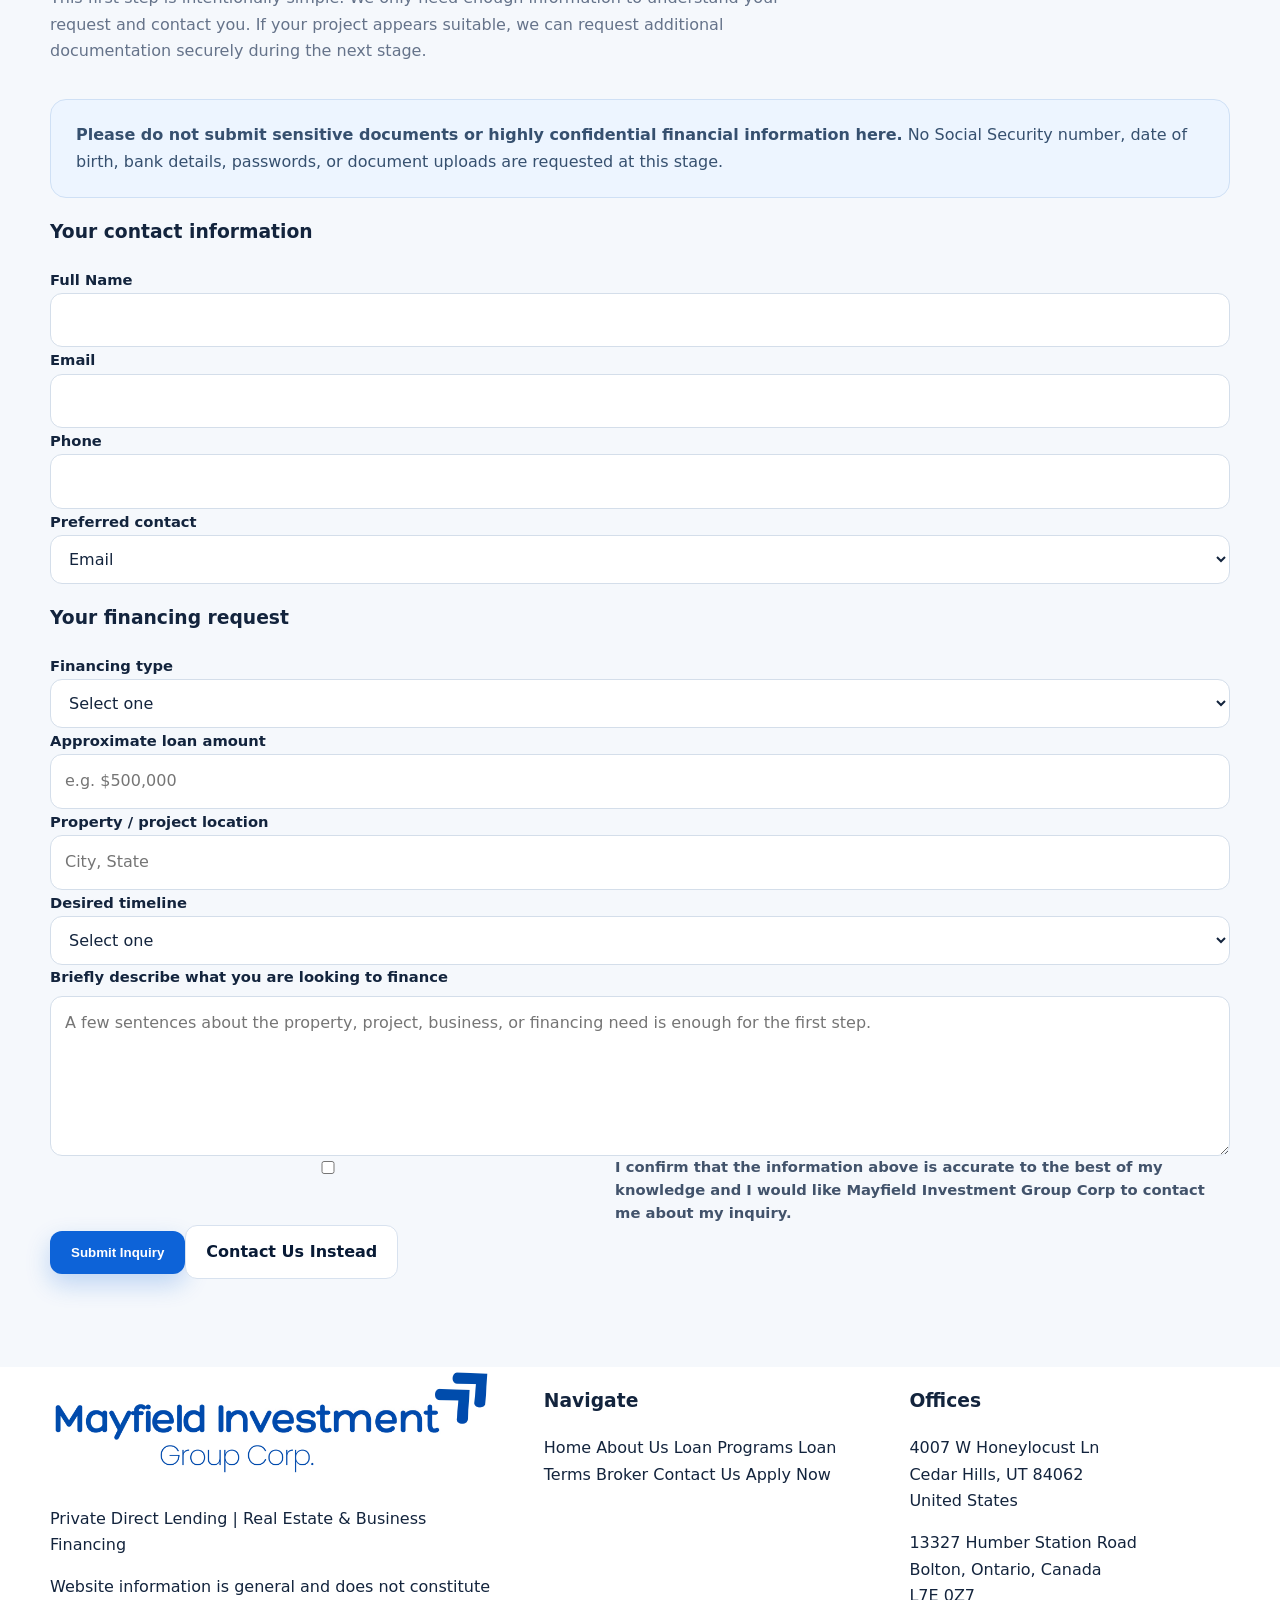
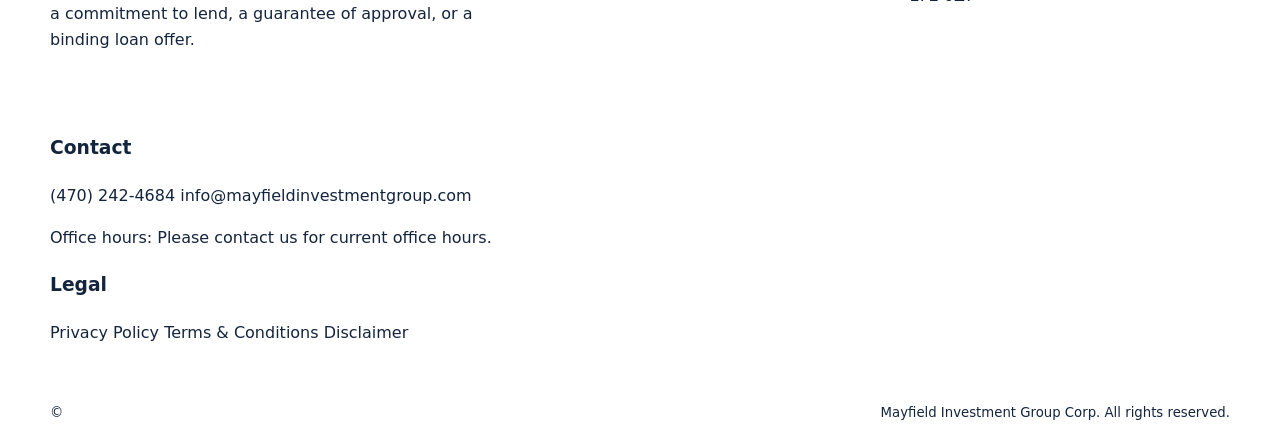
<file: mayfield-investment-group/apply.html>
<!doctype html>
<html lang="en">
<head>
  <meta charset="utf-8">
  <meta name="viewport" content="width=device-width, initial-scale=1">
  <title>Apply Now | Mayfield Investment Group Corp</title>
  <meta name="description" content="Submit project and financing information for review by Mayfield Investment Group Corp. Frontend is prepared for secure production integration.">
  <meta name="theme-color" content="#0b1830">
  <meta property="og:type" content="website">
  <meta property="og:title" content="Apply Now | Mayfield Investment Group Corp">
  <meta property="og:description" content="Submit project and financing information for review by Mayfield Investment Group Corp. Frontend is prepared for secure production integration.">
  <meta property="og:site_name" content="Mayfield Investment Group Corp">
  <meta property="og:url" content="https://mayfieldinvestmentgroup.com/apply.html">
  <link rel="icon" href="favicon.ico">
  <link rel="stylesheet" href="css/style.css">
</head>
<body>
<a class="skip-link" href="#main-content">Skip to content</a>
<header class="site-header">
  <div class="container header-inner">
    <a class="brand" href="index.html" aria-label="Mayfield Investment Group Corp home">
      <img src="images/logo.png" alt="Mayfield Investment Group Corp">
    </a>
    <button class="nav-toggle" type="button" aria-controls="primary-navigation" aria-expanded="false" aria-label="Open navigation">
      <span></span><span></span><span></span>
    </button>
    <nav class="site-nav" id="primary-navigation" aria-label="Primary navigation">
      <a href="index.html">Home</a>
      <a href="about.html">About Us</a>
      <a href="loan-programs.html">Loan Programs</a>
      <a href="loan-terms.html">Loan Terms</a>
      <a href="broker.html">Broker</a>
      <a href="contact.html">Contact Us</a>
      <a class="nav-cta" href="apply.html">Apply Now</a>
    </nav>
  </div>
</header>
<main id="main-content">

<section class="page-hero"><div class="container"><div class="eyebrow">Apply Now</div><h1>STRUGGLING TO SECURE FUNDING?</h1><p>Mayfield Investment Group Corp provides financing solutions for qualifying real estate and business opportunities. Whether you are acquiring, renovating, refinancing, constructing, or seeking capital for another qualifying purpose, submit your project information for review.</p></div></section>
<section class="section">
  <div class="container split">
    <div>
      <div class="section-head"><div class="section-kicker">Our Approach</div><h2>Practical review. Clear process.</h2></div>
      <div class="feature-grid">
        <div class="feature"><strong>Equity &amp; Collateral</strong><p>The value and characteristics of the proposed collateral are important components of the financing review.</p></div>
        <div class="feature"><strong>Practical Underwriting</strong><p>Applications are reviewed based on the specific transaction, borrower information, property, project, collateral, and supporting documentation.</p></div>
        <div class="feature"><strong>Flexible Structures</strong><p>Financing structures may be tailored to qualifying transaction requirements.</p></div>
        <div class="feature"><strong>Clear Process</strong><p>Applicants receive a straightforward process for submitting project and financing information.</p></div>
      </div>
    </div>
    <div class="notice">Do not submit sensitive personal or financial information until a secure production form-processing connection is enabled. Your initial inquiry is sent securely to Mayfield Investment Group Corp for review. Additional documents, if needed, can be requested after the initial conversation.</div>
  </div>
</section>

<section class="section alt">
  <div class="container">
    <form class="form-card" data-site-form="apply" data-api-endpoint="/api/apply" novalidate>
      <div class="section-head">
        <div class="section-kicker">Initial Inquiry</div>
        <h2>Tell us a little about your financing request.</h2>
        <p>This first step is intentionally simple. We only need enough information to understand your request and contact you. If your project appears suitable, we can request additional documentation securely during the next stage.</p>
      </div>
      <div class="notice"><strong>Please do not submit sensitive documents or highly confidential financial information here.</strong> No Social Security number, date of birth, bank details, passwords, or document uploads are requested at this stage.</div>
      <div class="form-section">
        <h3>Your contact information</h3>
        <div class="field-grid">
          <div><label class="required" for="first-name">Full Name</label><input id="first-name" name="name" autocomplete="name" required></div>
          <div><label class="required" for="email">Email</label><input id="email" name="email" type="email" autocomplete="email" required></div>
          <div><label for="phone">Phone</label><input id="phone" name="phone" type="tel" autocomplete="tel" inputmode="tel"></div>
          <div><label for="best-contact">Preferred contact</label><select id="best-contact" name="preferredContact"><option value="Email">Email</option><option value="Phone">Phone</option></select></div>
        </div>
      </div>
      <div class="form-section">
        <h3>Your financing request</h3>
        <div class="field-grid">
          <div><label class="required" for="loan-type">Financing type</label><select id="loan-type" name="loanType" required><option value="">Select one</option><option>Fix &amp; Flip</option><option>Rental Property</option><option>Multi-Family</option><option>Cash-Out Refinance</option><option>Business Loan</option><option>Construction</option><option>Other</option></select></div>
          <div><label for="loan-amount">Approximate loan amount</label><input id="loan-amount" name="loanAmount" inputmode="decimal" placeholder="e.g. $500,000"></div>
          <div><label for="property-location">Property / project location</label><input id="property-location" name="propertyLocation" placeholder="City, State"></div>
          <div><label for="timeline">Desired timeline</label><select id="timeline" name="timeline"><option value="">Select one</option><option>As soon as possible</option><option>Within 30 days</option><option>1–3 months</option><option>More than 3 months</option><option>Not sure yet</option></select></div>
          <div class="field full"><label for="message">Briefly describe what you are looking to finance</label><textarea id="message" name="message" rows="5" placeholder="A few sentences about the property, project, business, or financing need is enough for the first step."></textarea></div>
        </div>
      </div>
      <div class="form-section">
        <label class="checkbox-label"><input type="checkbox" name="consent" required> I confirm that the information above is accurate to the best of my knowledge and I would like Mayfield Investment Group Corp to contact me about my inquiry.</label>
        <input class="honeypot" type="text" name="website" tabindex="-1" autocomplete="off" aria-hidden="true">
      </div>
      <div class="form-actions"><button class="btn btn-primary" type="submit">Submit Inquiry</button><a class="btn btn-secondary" href="contact.html">Contact Us Instead</a></div>
      <div class="form-status" role="status" aria-live="polite"></div>
    </form>
  </div>
</section>

</main>
<footer class="footer">
  <div class="container">
    <div class="footer-grid">
      <div>
        <img src="images/logo.png" alt="Mayfield Investment Group Corp">
        <p>Private Direct Lending | Real Estate &amp; Business Financing</p>
        <p class="legal">Website information is general and does not constitute a commitment to lend, a guarantee of approval, or a binding loan offer.</p>
      </div>
      <div>
        <h3>Navigate</h3>
        <a href="index.html">Home</a>
        <a href="about.html">About Us</a>
        <a href="loan-programs.html">Loan Programs</a>
        <a href="loan-terms.html">Loan Terms</a>
        <a href="broker.html">Broker</a>
        <a href="contact.html">Contact Us</a>
        <a href="apply.html">Apply Now</a>
      </div>
      <div>
        <h3>Offices</h3>
        <p>4007 W Honeylocust Ln<br>Cedar Hills, UT 84062<br>United States</p>
        <p>13327 Humber Station Road<br>Bolton, Ontario, Canada<br>L7E 0Z7</p>
      </div>
      <div>
        <h3>Contact</h3>
        <a href="tel:+14702424684">(470) 242-4684</a>
        <a href="mailto:info@mayfieldinvestmentgroup.com">info@mayfieldinvestmentgroup.com</a>
        <p>Office hours: Please contact us for current office hours.</p>
        <h3>Legal</h3>
        <a href="privacy.html">Privacy Policy</a>
        <a href="terms.html">Terms &amp; Conditions</a>
        <a href="disclaimer.html">Disclaimer</a>
      </div>
    </div>
    <div class="footer-bottom">
      &copy; <span data-current-year></span> Mayfield Investment Group Corp. All rights reserved.
    </div>
  </div>
</footer>
<script src="js/main.js" defer></script>
</body>
</html>
</file>
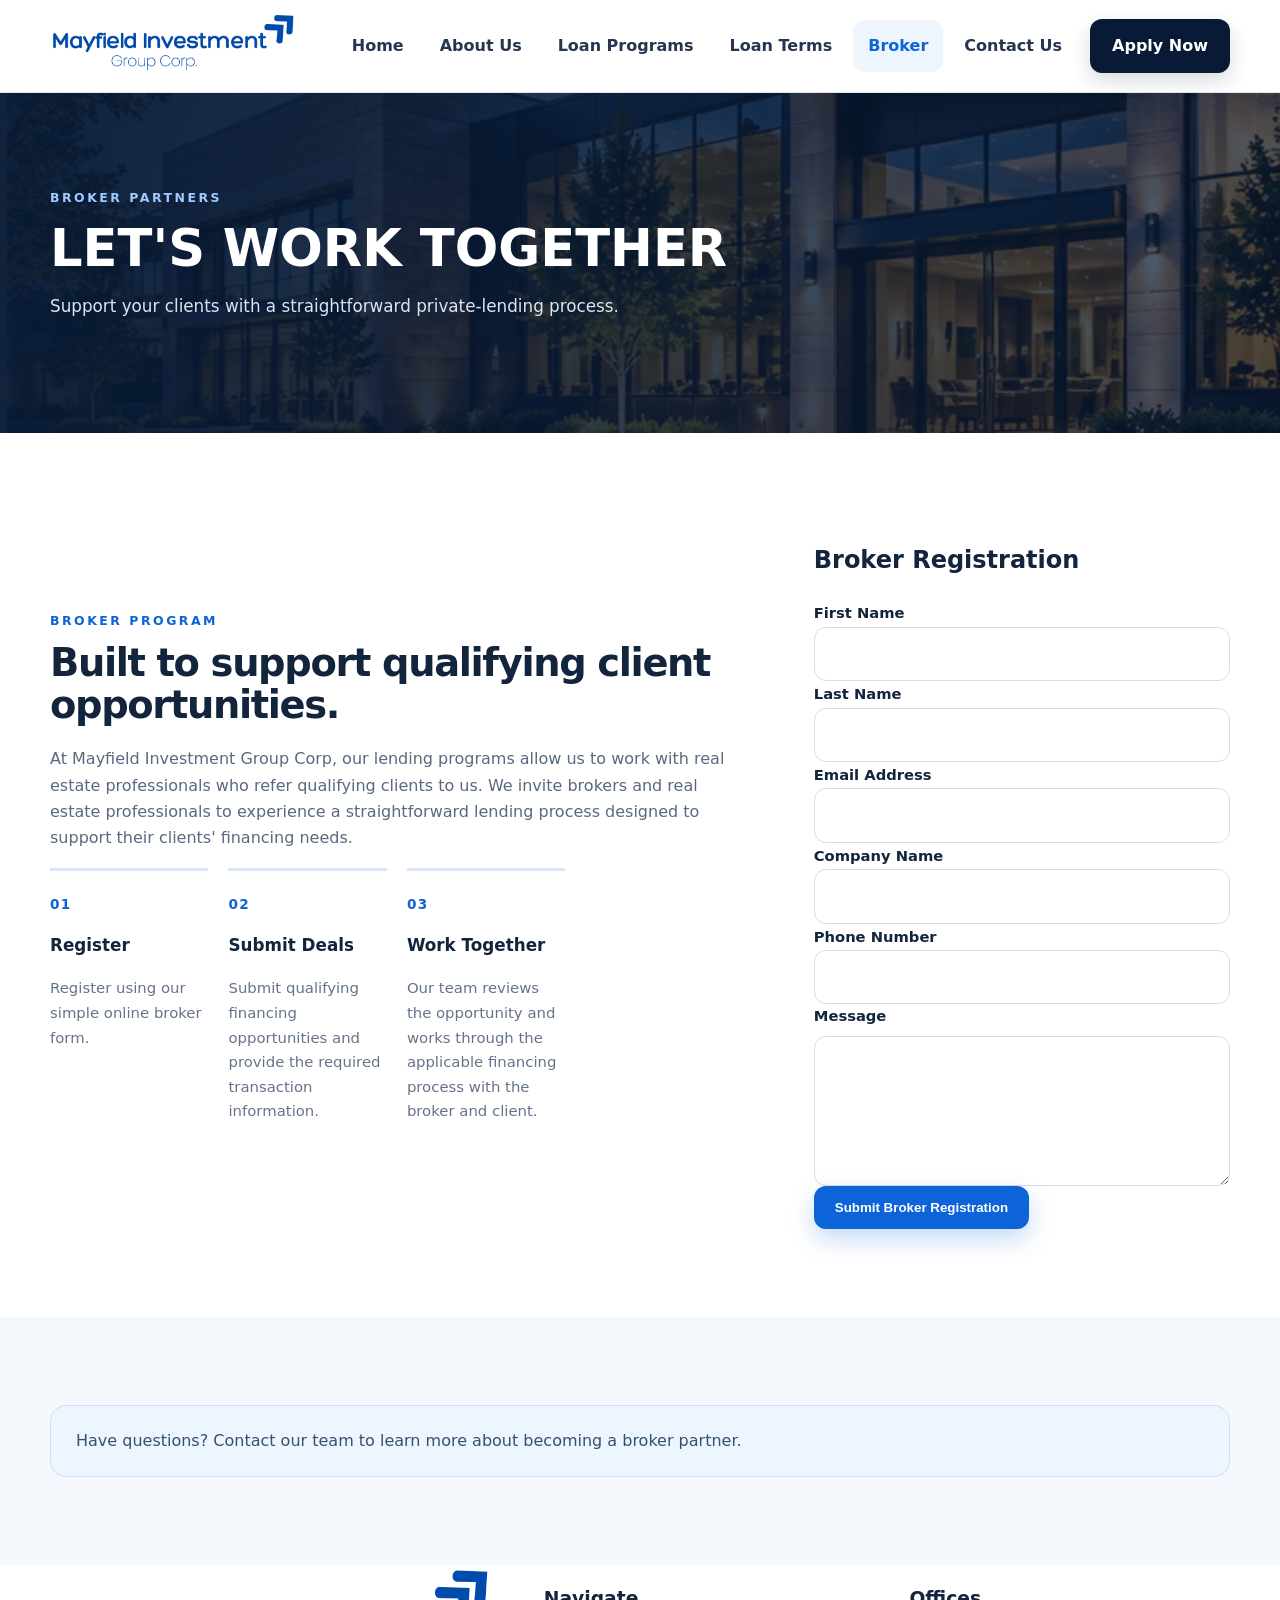
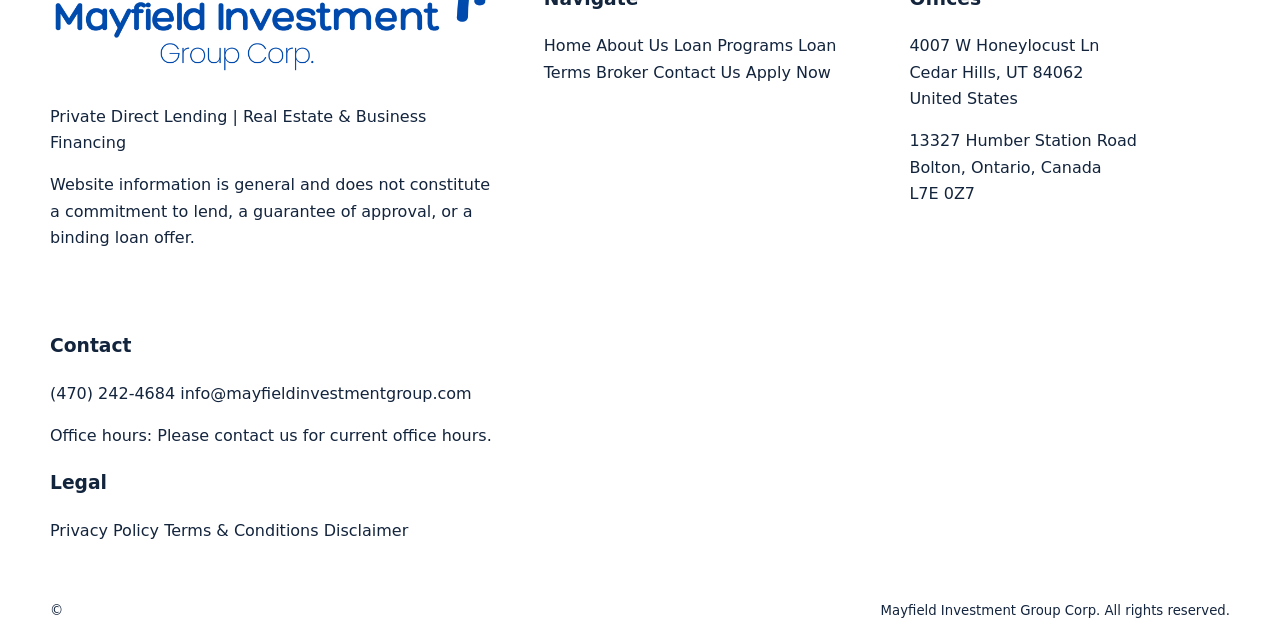
<file: mayfield-investment-group/broker.html>
<!doctype html>
<html lang="en">
<head>
  <meta charset="utf-8">
  <meta name="viewport" content="width=device-width, initial-scale=1">
  <title>Broker Partners | Mayfield Investment Group Corp</title>
  <meta name="description" content="Learn how brokers and real estate professionals can register and submit qualifying financing opportunities.">
  <meta name="theme-color" content="#0b1830">
  <meta property="og:type" content="website">
  <meta property="og:title" content="Broker Partners | Mayfield Investment Group Corp">
  <meta property="og:description" content="Learn how brokers and real estate professionals can register and submit qualifying financing opportunities.">
  <meta property="og:site_name" content="Mayfield Investment Group Corp">
  <meta property="og:url" content="https://mayfieldinvestmentgroup.com/broker.html">
  <link rel="icon" href="favicon.ico">
  <link rel="stylesheet" href="css/style.css">
</head>
<body>
<a class="skip-link" href="#main-content">Skip to content</a>
<header class="site-header">
  <div class="container header-inner">
    <a class="brand" href="index.html" aria-label="Mayfield Investment Group Corp home">
      <img src="images/logo.png" alt="Mayfield Investment Group Corp">
    </a>
    <button class="nav-toggle" type="button" aria-controls="primary-navigation" aria-expanded="false" aria-label="Open navigation">
      <span></span><span></span><span></span>
    </button>
    <nav class="site-nav" id="primary-navigation" aria-label="Primary navigation">
      <a href="index.html">Home</a>
      <a href="about.html">About Us</a>
      <a href="loan-programs.html">Loan Programs</a>
      <a href="loan-terms.html">Loan Terms</a>
      <a href="broker.html">Broker</a>
      <a href="contact.html">Contact Us</a>
      <a class="nav-cta" href="apply.html">Apply Now</a>
    </nav>
  </div>
</header>
<main id="main-content">

<section class="page-hero"><div class="container"><div class="eyebrow">Broker Partners</div><h1>LET'S WORK TOGETHER</h1><p>Support your clients with a straightforward private-lending process.</p></div></section>
<section class="section">
  <div class="container split">
    <div class="prose">
      <div class="section-kicker">Broker Program</div>
      <h2>Built to support qualifying client opportunities.</h2>
      <p>At Mayfield Investment Group Corp, our lending programs allow us to work with real estate professionals who refer qualifying clients to us. We invite brokers and real estate professionals to experience a straightforward lending process designed to support their clients' financing needs.</p>
      <div class="process">
        <div class="step"><div class="step-num">01</div><h3>Register</h3><p>Register using our simple online broker form.</p></div>
        <div class="step"><div class="step-num">02</div><h3>Submit Deals</h3><p>Submit qualifying financing opportunities and provide the required transaction information.</p></div>
        <div class="step"><div class="step-num">03</div><h3>Work Together</h3><p>Our team reviews the opportunity and works through the applicable financing process with the broker and client.</p></div>
      </div>
    </div>
    <form class="form-card" data-frontend-form novalidate>
      <h2>Broker Registration</h2>
      <div class="field-grid">
        <div><label class="required" for="broker-first">First Name</label><input id="broker-first" name="firstName" required></div>
        <div><label class="required" for="broker-last">Last Name</label><input id="broker-last" name="lastName" required></div>
        <div><label class="required" for="broker-email">Email Address</label><input id="broker-email" name="email" type="email" required></div>
        <div><label for="broker-company">Company Name</label><input id="broker-company" name="company"></div>
        <div><label for="broker-phone">Phone Number</label><input id="broker-phone" name="phone" type="tel" pattern="[0-9+() .-]{7,}" inputmode="tel"></div>
        <div class="field full"><label for="broker-message">Message</label><textarea id="broker-message" name="message"></textarea></div>
      </div>
      <div class="form-actions"><button class="btn btn-primary" type="submit">Submit Broker Registration</button></div>
      <div class="form-status" role="status" aria-live="polite"></div>
    </form>
  </div>
</section>
<section class="section alt"><div class="container"><div class="notice">Have questions? Contact our team to learn more about becoming a broker partner.</div></div></section>

</main>
<footer class="footer">
  <div class="container">
    <div class="footer-grid">
      <div>
        <img src="images/logo.png" alt="Mayfield Investment Group Corp">
        <p>Private Direct Lending | Real Estate &amp; Business Financing</p>
        <p class="legal">Website information is general and does not constitute a commitment to lend, a guarantee of approval, or a binding loan offer.</p>
      </div>
      <div>
        <h3>Navigate</h3>
        <a href="index.html">Home</a>
        <a href="about.html">About Us</a>
        <a href="loan-programs.html">Loan Programs</a>
        <a href="loan-terms.html">Loan Terms</a>
        <a href="broker.html">Broker</a>
        <a href="contact.html">Contact Us</a>
        <a href="apply.html">Apply Now</a>
      </div>
      <div>
        <h3>Offices</h3>
        <p>4007 W Honeylocust Ln<br>Cedar Hills, UT 84062<br>United States</p>
        <p>13327 Humber Station Road<br>Bolton, Ontario, Canada<br>L7E 0Z7</p>
      </div>
      <div>
        <h3>Contact</h3>
        <a href="tel:+14702424684">(470) 242-4684</a>
        <a href="mailto:info@mayfieldinvestmentgroup.com">info@mayfieldinvestmentgroup.com</a>
        <p>Office hours: Please contact us for current office hours.</p>
        <h3>Legal</h3>
        <a href="privacy.html">Privacy Policy</a>
        <a href="terms.html">Terms &amp; Conditions</a>
        <a href="disclaimer.html">Disclaimer</a>
      </div>
    </div>
    <div class="footer-bottom">
      &copy; <span data-current-year></span> Mayfield Investment Group Corp. All rights reserved.
    </div>
  </div>
</footer>
<script src="js/main.js" defer></script>
</body>
</html>
</file>
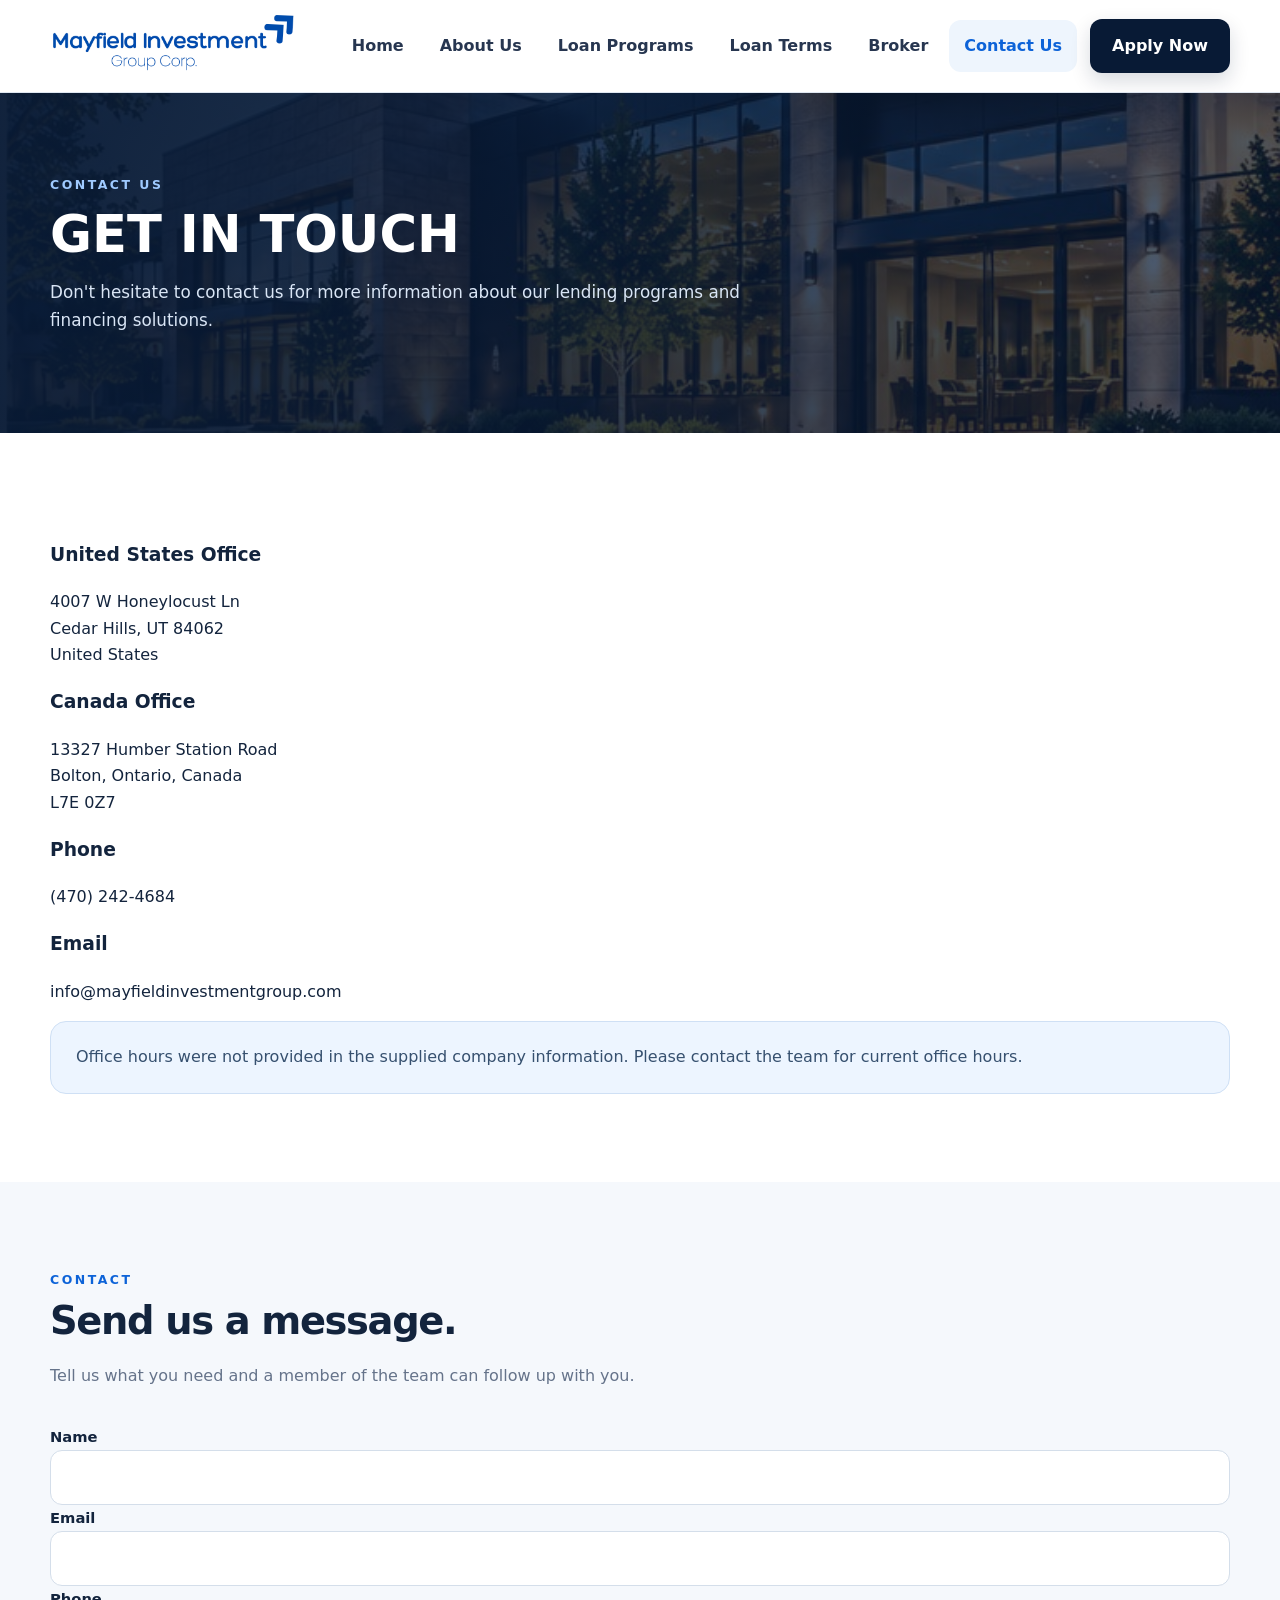
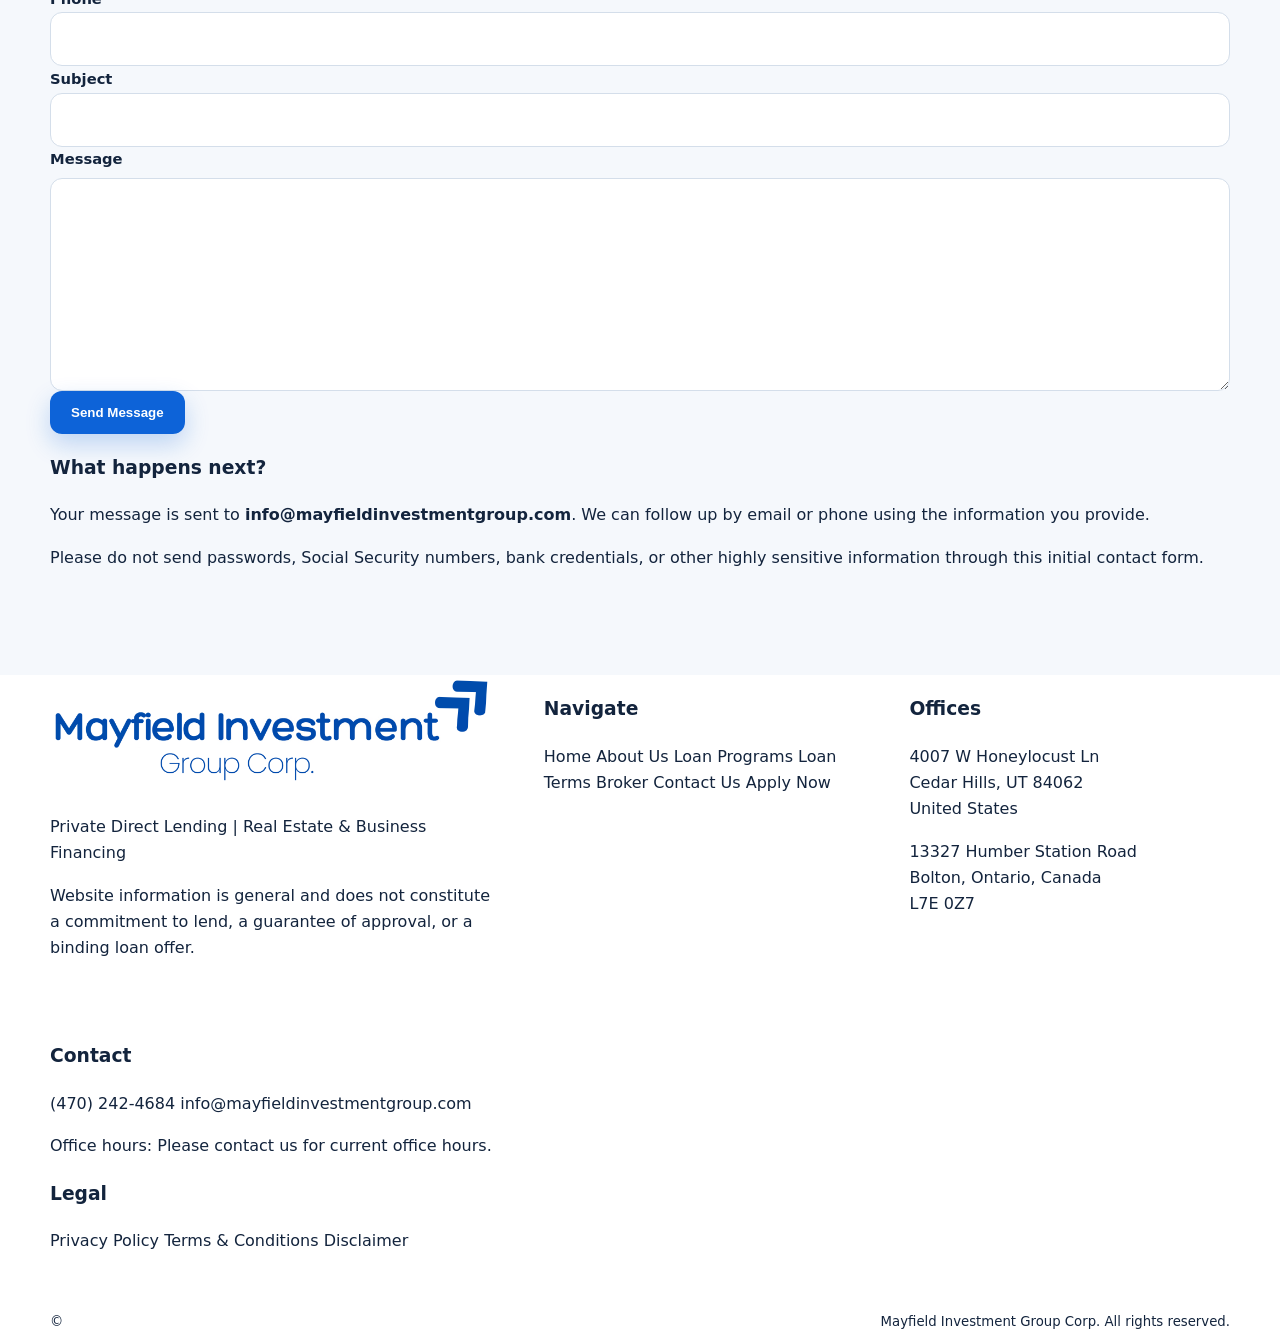
<file: mayfield-investment-group/contact.html>
<!doctype html>
<html lang="en">
<head>
  <meta charset="utf-8">
  <meta name="viewport" content="width=device-width, initial-scale=1">
  <title>Contact Us | Mayfield Investment Group Corp</title>
  <meta name="description" content="Contact Mayfield Investment Group Corp about private lending, real estate financing, business financing, broker opportunities, and qualifying transactions.">
  <meta name="theme-color" content="#0b1830">
  <meta property="og:type" content="website">
  <meta property="og:title" content="Contact Us | Mayfield Investment Group Corp">
  <meta property="og:description" content="Contact Mayfield Investment Group Corp about private lending, real estate financing, business financing, broker opportunities, and qualifying transactions.">
  <meta property="og:site_name" content="Mayfield Investment Group Corp">
  <meta property="og:url" content="https://mayfieldinvestmentgroup.com/contact.html">
  <link rel="icon" href="favicon.ico">
  <link rel="stylesheet" href="css/style.css">
</head>
<body>
<a class="skip-link" href="#main-content">Skip to content</a>
<header class="site-header">
  <div class="container header-inner">
    <a class="brand" href="index.html" aria-label="Mayfield Investment Group Corp home">
      <img src="images/logo.png" alt="Mayfield Investment Group Corp">
    </a>
    <button class="nav-toggle" type="button" aria-controls="primary-navigation" aria-expanded="false" aria-label="Open navigation">
      <span></span><span></span><span></span>
    </button>
    <nav class="site-nav" id="primary-navigation" aria-label="Primary navigation">
      <a href="index.html">Home</a>
      <a href="about.html">About Us</a>
      <a href="loan-programs.html">Loan Programs</a>
      <a href="loan-terms.html">Loan Terms</a>
      <a href="broker.html">Broker</a>
      <a href="contact.html">Contact Us</a>
      <a class="nav-cta" href="apply.html">Apply Now</a>
    </nav>
  </div>
</header>
<main id="main-content">

<section class="page-hero"><div class="container"><div class="eyebrow">Contact Us</div><h1>GET IN TOUCH</h1><p>Don't hesitate to contact us for more information about our lending programs and financing solutions.</p></div></section>
<section class="section">
  <div class="container">
    <div class="contact-grid">
      <div class="contact-card"><h3>United States Office</h3><p>4007 W Honeylocust Ln<br>Cedar Hills, UT 84062<br>United States</p></div>
      <div class="contact-card"><h3>Canada Office</h3><p>13327 Humber Station Road<br>Bolton, Ontario, Canada<br>L7E 0Z7</p></div>
      <div class="contact-card"><h3>Phone</h3><p><a href="tel:+14702424684">(470) 242-4684</a></p></div>
      <div class="contact-card"><h3>Email</h3><p><a href="mailto:info@mayfieldinvestmentgroup.com">info@mayfieldinvestmentgroup.com</a></p></div>
    </div>
    <div class="notice">Office hours were not provided in the supplied company information. Please contact the team for current office hours.</div>
  </div>
</section>
<section class="section alt">
  <div class="container form-shell">
    <form class="form-card" data-site-form="contact" data-api-endpoint="/api/contact" novalidate>
      <div class="section-head"><div class="section-kicker">Contact</div><h2>Send us a message.</h2><p>Tell us what you need and a member of the team can follow up with you.</p></div>
      <div class="field-grid">
        <div><label class="required" for="contact-name">Name</label><input id="contact-name" name="name" autocomplete="name" required></div>
        <div><label class="required" for="contact-email">Email</label><input id="contact-email" name="email" type="email" autocomplete="email" required></div>
        <div><label for="contact-phone">Phone</label><input id="contact-phone" name="phone" type="tel" autocomplete="tel" inputmode="tel"></div>
        <div><label for="contact-subject">Subject</label><input id="contact-subject" name="subject"></div>
        <div class="field full"><label class="required" for="contact-message">Message</label><textarea id="contact-message" name="message" rows="7" required></textarea></div>
      </div>
      <input class="honeypot" type="text" name="website" tabindex="-1" autocomplete="off" aria-hidden="true">
      <div class="form-actions"><button class="btn btn-primary" type="submit">Send Message</button></div>
      <div class="form-status" role="status" aria-live="polite"></div>
    </form>
    <aside class="side-card"><h3>What happens next?</h3><p>Your message is sent to <strong>info@mayfieldinvestmentgroup.com</strong>. We can follow up by email or phone using the information you provide.</p><p>Please do not send passwords, Social Security numbers, bank credentials, or other highly sensitive information through this initial contact form.</p></aside>
  </div>
</section>

</main>
<footer class="footer">
  <div class="container">
    <div class="footer-grid">
      <div>
        <img src="images/logo.png" alt="Mayfield Investment Group Corp">
        <p>Private Direct Lending | Real Estate &amp; Business Financing</p>
        <p class="legal">Website information is general and does not constitute a commitment to lend, a guarantee of approval, or a binding loan offer.</p>
      </div>
      <div>
        <h3>Navigate</h3>
        <a href="index.html">Home</a>
        <a href="about.html">About Us</a>
        <a href="loan-programs.html">Loan Programs</a>
        <a href="loan-terms.html">Loan Terms</a>
        <a href="broker.html">Broker</a>
        <a href="contact.html">Contact Us</a>
        <a href="apply.html">Apply Now</a>
      </div>
      <div>
        <h3>Offices</h3>
        <p>4007 W Honeylocust Ln<br>Cedar Hills, UT 84062<br>United States</p>
        <p>13327 Humber Station Road<br>Bolton, Ontario, Canada<br>L7E 0Z7</p>
      </div>
      <div>
        <h3>Contact</h3>
        <a href="tel:+14702424684">(470) 242-4684</a>
        <a href="mailto:info@mayfieldinvestmentgroup.com">info@mayfieldinvestmentgroup.com</a>
        <p>Office hours: Please contact us for current office hours.</p>
        <h3>Legal</h3>
        <a href="privacy.html">Privacy Policy</a>
        <a href="terms.html">Terms &amp; Conditions</a>
        <a href="disclaimer.html">Disclaimer</a>
      </div>
    </div>
    <div class="footer-bottom">
      &copy; <span data-current-year></span> Mayfield Investment Group Corp. All rights reserved.
    </div>
  </div>
</footer>
<script src="js/main.js" defer></script>
</body>
</html>
</file>
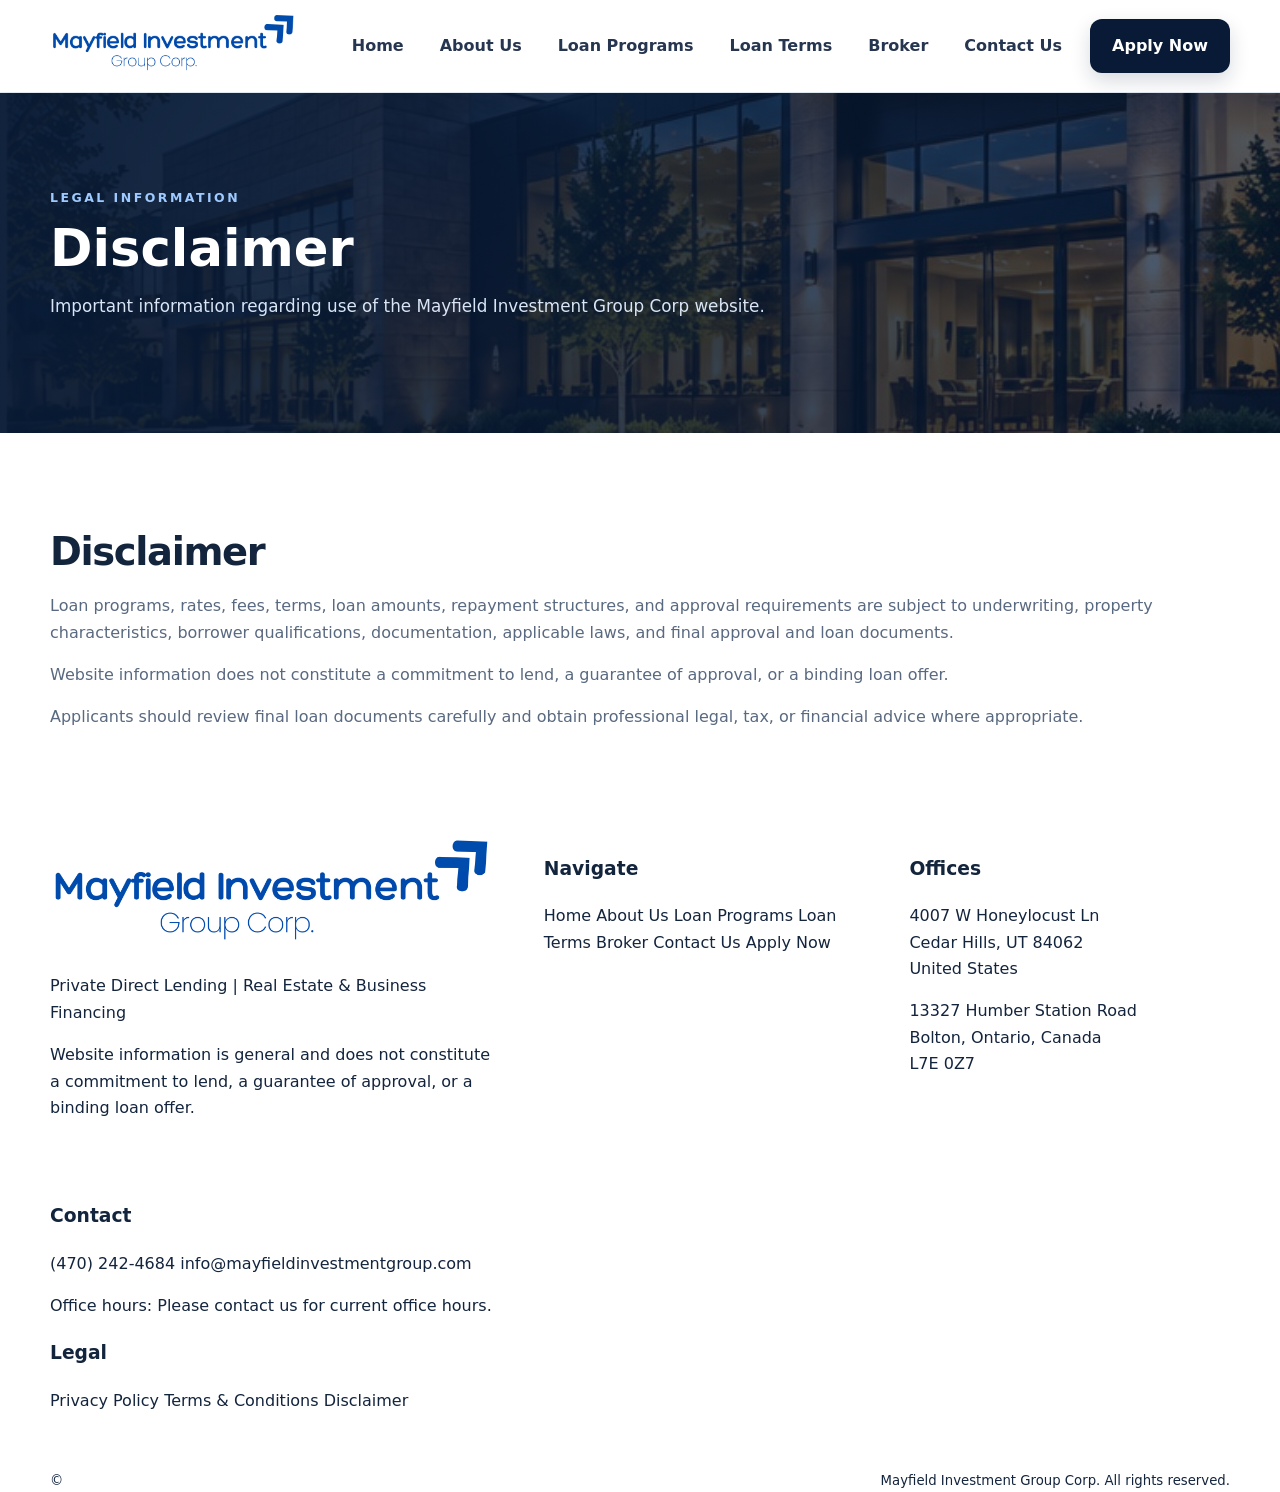
<file: mayfield-investment-group/disclaimer.html>
<!doctype html>
<html lang="en">
<head>
  <meta charset="utf-8">
  <meta name="viewport" content="width=device-width, initial-scale=1">
  <title>Disclaimer | Mayfield Investment Group Corp</title>
  <meta name="description" content="Website and lending disclaimer for Mayfield Investment Group Corp.">
  <meta name="theme-color" content="#0b1830">
  <meta property="og:type" content="website">
  <meta property="og:title" content="Disclaimer | Mayfield Investment Group Corp">
  <meta property="og:description" content="Website and lending disclaimer for Mayfield Investment Group Corp.">
  <meta property="og:site_name" content="Mayfield Investment Group Corp">
  <meta property="og:url" content="https://mayfieldinvestmentgroup.com/disclaimer.html">
  <link rel="icon" href="favicon.ico">
  <link rel="stylesheet" href="css/style.css">
</head>
<body>
<a class="skip-link" href="#main-content">Skip to content</a>
<header class="site-header">
  <div class="container header-inner">
    <a class="brand" href="index.html" aria-label="Mayfield Investment Group Corp home">
      <img src="images/logo.png" alt="Mayfield Investment Group Corp">
    </a>
    <button class="nav-toggle" type="button" aria-controls="primary-navigation" aria-expanded="false" aria-label="Open navigation">
      <span></span><span></span><span></span>
    </button>
    <nav class="site-nav" id="primary-navigation" aria-label="Primary navigation">
      <a href="index.html">Home</a>
      <a href="about.html">About Us</a>
      <a href="loan-programs.html">Loan Programs</a>
      <a href="loan-terms.html">Loan Terms</a>
      <a href="broker.html">Broker</a>
      <a href="contact.html">Contact Us</a>
      <a class="nav-cta" href="apply.html">Apply Now</a>
    </nav>
  </div>
</header>
<main id="main-content">

<section class="page-hero"><div class="container"><div class="eyebrow">Legal Information</div><h1>Disclaimer</h1><p>Important information regarding use of the Mayfield Investment Group Corp website.</p></div></section>
<section class="section"><div class="container"><div class="prose">
<h2>Disclaimer</h2>
<p>Loan programs, rates, fees, terms, loan amounts, repayment structures, and approval requirements are subject to underwriting, property characteristics, borrower qualifications, documentation, applicable laws, and final approval and loan documents.</p>
<p>Website information does not constitute a commitment to lend, a guarantee of approval, or a binding loan offer.</p>
<p>Applicants should review final loan documents carefully and obtain professional legal, tax, or financial advice where appropriate.</p>
</div></div></section>

</main>
<footer class="footer">
  <div class="container">
    <div class="footer-grid">
      <div>
        <img src="images/logo.png" alt="Mayfield Investment Group Corp">
        <p>Private Direct Lending | Real Estate &amp; Business Financing</p>
        <p class="legal">Website information is general and does not constitute a commitment to lend, a guarantee of approval, or a binding loan offer.</p>
      </div>
      <div>
        <h3>Navigate</h3>
        <a href="index.html">Home</a>
        <a href="about.html">About Us</a>
        <a href="loan-programs.html">Loan Programs</a>
        <a href="loan-terms.html">Loan Terms</a>
        <a href="broker.html">Broker</a>
        <a href="contact.html">Contact Us</a>
        <a href="apply.html">Apply Now</a>
      </div>
      <div>
        <h3>Offices</h3>
        <p>4007 W Honeylocust Ln<br>Cedar Hills, UT 84062<br>United States</p>
        <p>13327 Humber Station Road<br>Bolton, Ontario, Canada<br>L7E 0Z7</p>
      </div>
      <div>
        <h3>Contact</h3>
        <a href="tel:+14702424684">(470) 242-4684</a>
        <a href="mailto:info@mayfieldinvestmentgroup.com">info@mayfieldinvestmentgroup.com</a>
        <p>Office hours: Please contact us for current office hours.</p>
        <h3>Legal</h3>
        <a href="privacy.html">Privacy Policy</a>
        <a href="terms.html">Terms &amp; Conditions</a>
        <a href="disclaimer.html">Disclaimer</a>
      </div>
    </div>
    <div class="footer-bottom">
      &copy; <span data-current-year></span> Mayfield Investment Group Corp. All rights reserved.
    </div>
  </div>
</footer>
<script src="js/main.js" defer></script>
</body>
</html>
</file>
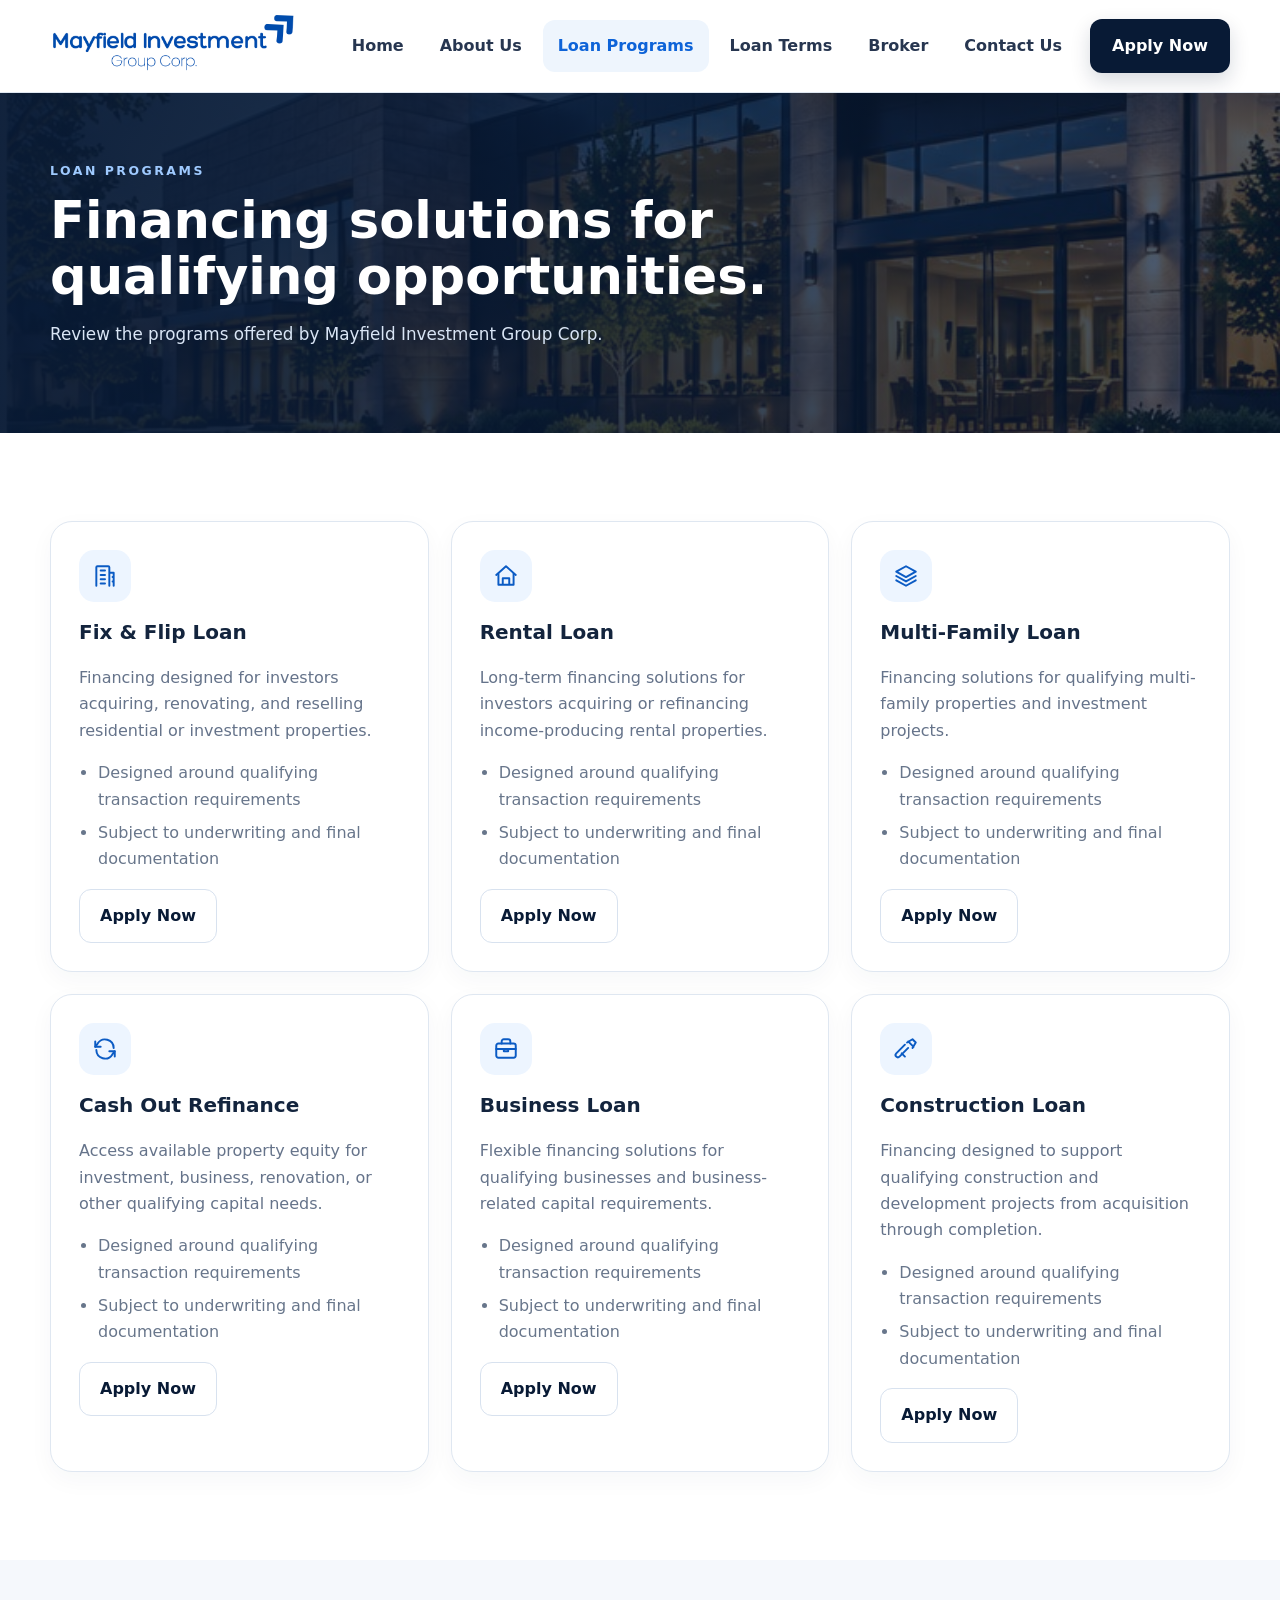
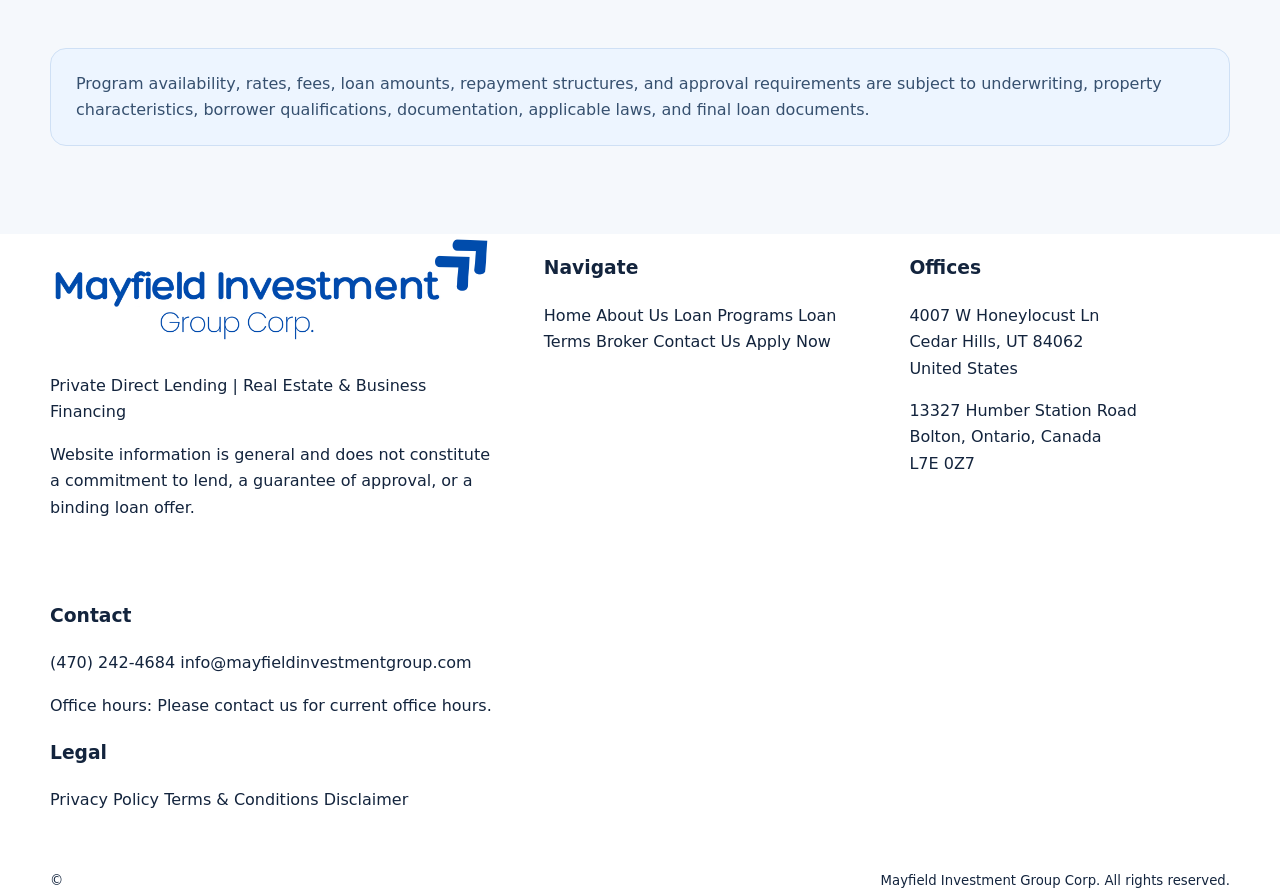
<file: mayfield-investment-group/loan-programs.html>
<!doctype html>
<html lang="en">
<head>
  <meta charset="utf-8">
  <meta name="viewport" content="width=device-width, initial-scale=1">
  <title>Loan Programs | Mayfield Investment Group Corp</title>
  <meta name="description" content="Explore fix-and-flip, rental, multi-family, cash-out refinance, business, and construction financing programs.">
  <meta name="theme-color" content="#0b1830">
  <meta property="og:type" content="website">
  <meta property="og:title" content="Loan Programs | Mayfield Investment Group Corp">
  <meta property="og:description" content="Explore fix-and-flip, rental, multi-family, cash-out refinance, business, and construction financing programs.">
  <meta property="og:site_name" content="Mayfield Investment Group Corp">
  <meta property="og:url" content="https://mayfieldinvestmentgroup.com/loan-programs.html">
  <link rel="icon" href="favicon.ico">
  <link rel="stylesheet" href="css/style.css">
</head>
<body>
<a class="skip-link" href="#main-content">Skip to content</a>
<header class="site-header">
  <div class="container header-inner">
    <a class="brand" href="index.html" aria-label="Mayfield Investment Group Corp home">
      <img src="images/logo.png" alt="Mayfield Investment Group Corp">
    </a>
    <button class="nav-toggle" type="button" aria-controls="primary-navigation" aria-expanded="false" aria-label="Open navigation">
      <span></span><span></span><span></span>
    </button>
    <nav class="site-nav" id="primary-navigation" aria-label="Primary navigation">
      <a href="index.html">Home</a>
      <a href="about.html">About Us</a>
      <a href="loan-programs.html">Loan Programs</a>
      <a href="loan-terms.html">Loan Terms</a>
      <a href="broker.html">Broker</a>
      <a href="contact.html">Contact Us</a>
      <a class="nav-cta" href="apply.html">Apply Now</a>
    </nav>
  </div>
</header>
<main id="main-content">

<section class="page-hero"><div class="container"><div class="eyebrow">Loan Programs</div><h1>Financing solutions for qualifying opportunities.</h1><p>Review the programs offered by Mayfield Investment Group Corp.</p></div></section>
<section class="section"><div class="container"><div class="card-grid">
<article class="card">
  <div class="icon"><img src="assets/icons/building.svg" alt="" width="23" height="23"></div>
  <h3>Fix & Flip Loan</h3>
  <p>Financing designed for investors acquiring, renovating, and reselling residential or investment properties.</p>
  <ul class="benefits">
    <li>Designed around qualifying transaction requirements</li>
    <li>Subject to underwriting and final documentation</li>
  </ul>
  <a class="btn btn-secondary" href="apply.html">Apply Now</a>
</article>

<article class="card">
  <div class="icon"><img src="assets/icons/home.svg" alt="" width="23" height="23"></div>
  <h3>Rental Loan</h3>
  <p>Long-term financing solutions for investors acquiring or refinancing income-producing rental properties.</p>
  <ul class="benefits">
    <li>Designed around qualifying transaction requirements</li>
    <li>Subject to underwriting and final documentation</li>
  </ul>
  <a class="btn btn-secondary" href="apply.html">Apply Now</a>
</article>

<article class="card">
  <div class="icon"><img src="assets/icons/layers.svg" alt="" width="23" height="23"></div>
  <h3>Multi-Family Loan</h3>
  <p>Financing solutions for qualifying multi-family properties and investment projects.</p>
  <ul class="benefits">
    <li>Designed around qualifying transaction requirements</li>
    <li>Subject to underwriting and final documentation</li>
  </ul>
  <a class="btn btn-secondary" href="apply.html">Apply Now</a>
</article>

<article class="card">
  <div class="icon"><img src="assets/icons/refresh.svg" alt="" width="23" height="23"></div>
  <h3>Cash Out Refinance</h3>
  <p>Access available property equity for investment, business, renovation, or other qualifying capital needs.</p>
  <ul class="benefits">
    <li>Designed around qualifying transaction requirements</li>
    <li>Subject to underwriting and final documentation</li>
  </ul>
  <a class="btn btn-secondary" href="apply.html">Apply Now</a>
</article>

<article class="card">
  <div class="icon"><img src="assets/icons/briefcase.svg" alt="" width="23" height="23"></div>
  <h3>Business Loan</h3>
  <p>Flexible financing solutions for qualifying businesses and business-related capital requirements.</p>
  <ul class="benefits">
    <li>Designed around qualifying transaction requirements</li>
    <li>Subject to underwriting and final documentation</li>
  </ul>
  <a class="btn btn-secondary" href="apply.html">Apply Now</a>
</article>

<article class="card">
  <div class="icon"><img src="assets/icons/hammer.svg" alt="" width="23" height="23"></div>
  <h3>Construction Loan</h3>
  <p>Financing designed to support qualifying construction and development projects from acquisition through completion.</p>
  <ul class="benefits">
    <li>Designed around qualifying transaction requirements</li>
    <li>Subject to underwriting and final documentation</li>
  </ul>
  <a class="btn btn-secondary" href="apply.html">Apply Now</a>
</article></div></div></section>
<section class="section alt"><div class="container"><div class="notice">Program availability, rates, fees, loan amounts, repayment structures, and approval requirements are subject to underwriting, property characteristics, borrower qualifications, documentation, applicable laws, and final loan documents.</div></div></section>

</main>
<footer class="footer">
  <div class="container">
    <div class="footer-grid">
      <div>
        <img src="images/logo.png" alt="Mayfield Investment Group Corp">
        <p>Private Direct Lending | Real Estate &amp; Business Financing</p>
        <p class="legal">Website information is general and does not constitute a commitment to lend, a guarantee of approval, or a binding loan offer.</p>
      </div>
      <div>
        <h3>Navigate</h3>
        <a href="index.html">Home</a>
        <a href="about.html">About Us</a>
        <a href="loan-programs.html">Loan Programs</a>
        <a href="loan-terms.html">Loan Terms</a>
        <a href="broker.html">Broker</a>
        <a href="contact.html">Contact Us</a>
        <a href="apply.html">Apply Now</a>
      </div>
      <div>
        <h3>Offices</h3>
        <p>4007 W Honeylocust Ln<br>Cedar Hills, UT 84062<br>United States</p>
        <p>13327 Humber Station Road<br>Bolton, Ontario, Canada<br>L7E 0Z7</p>
      </div>
      <div>
        <h3>Contact</h3>
        <a href="tel:+14702424684">(470) 242-4684</a>
        <a href="mailto:info@mayfieldinvestmentgroup.com">info@mayfieldinvestmentgroup.com</a>
        <p>Office hours: Please contact us for current office hours.</p>
        <h3>Legal</h3>
        <a href="privacy.html">Privacy Policy</a>
        <a href="terms.html">Terms &amp; Conditions</a>
        <a href="disclaimer.html">Disclaimer</a>
      </div>
    </div>
    <div class="footer-bottom">
      &copy; <span data-current-year></span> Mayfield Investment Group Corp. All rights reserved.
    </div>
  </div>
</footer>
<script src="js/main.js" defer></script>
</body>
</html>
</file>
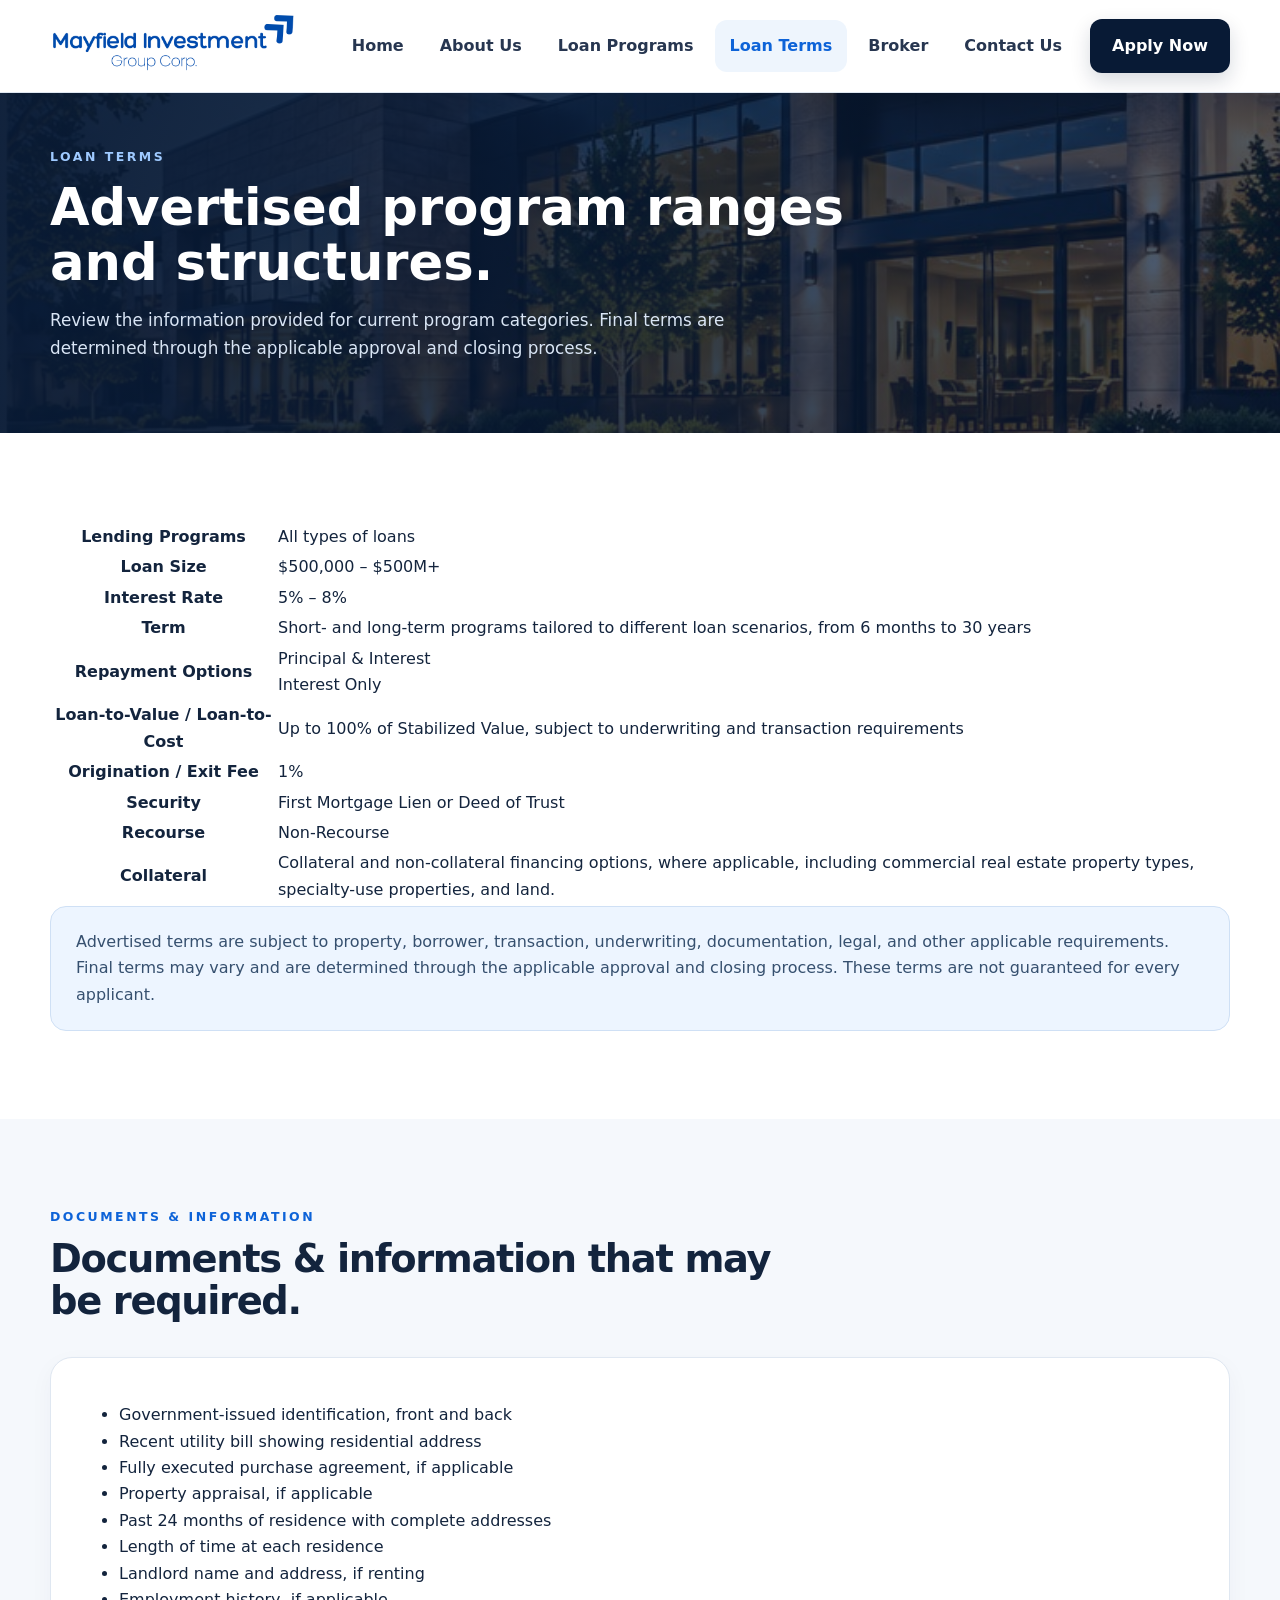
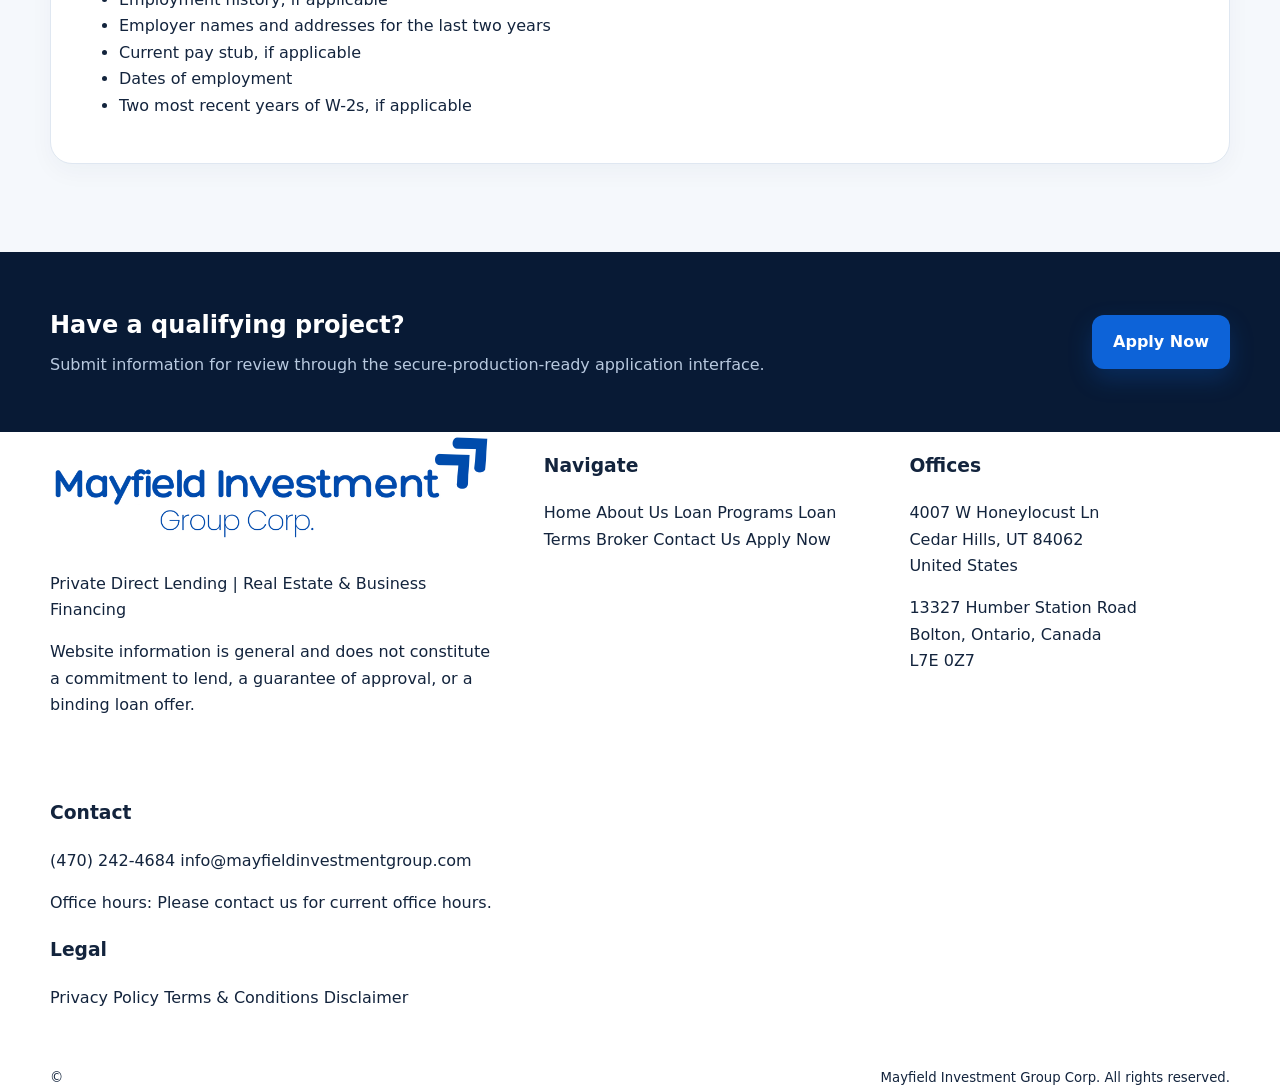
<file: mayfield-investment-group/loan-terms.html>
<!doctype html>
<html lang="en">
<head>
  <meta charset="utf-8">
  <meta name="viewport" content="width=device-width, initial-scale=1">
  <title>Loan Terms | Mayfield Investment Group Corp</title>
  <meta name="description" content="Review advertised lending program ranges, repayment options, collateral, and underwriting disclosures from Mayfield Investment Group Corp.">
  <meta name="theme-color" content="#0b1830">
  <meta property="og:type" content="website">
  <meta property="og:title" content="Loan Terms | Mayfield Investment Group Corp">
  <meta property="og:description" content="Review advertised lending program ranges, repayment options, collateral, and underwriting disclosures from Mayfield Investment Group Corp.">
  <meta property="og:site_name" content="Mayfield Investment Group Corp">
  <meta property="og:url" content="https://mayfieldinvestmentgroup.com/loan-terms.html">
  <link rel="icon" href="favicon.ico">
  <link rel="stylesheet" href="css/style.css">
</head>
<body>
<a class="skip-link" href="#main-content">Skip to content</a>
<header class="site-header">
  <div class="container header-inner">
    <a class="brand" href="index.html" aria-label="Mayfield Investment Group Corp home">
      <img src="images/logo.png" alt="Mayfield Investment Group Corp">
    </a>
    <button class="nav-toggle" type="button" aria-controls="primary-navigation" aria-expanded="false" aria-label="Open navigation">
      <span></span><span></span><span></span>
    </button>
    <nav class="site-nav" id="primary-navigation" aria-label="Primary navigation">
      <a href="index.html">Home</a>
      <a href="about.html">About Us</a>
      <a href="loan-programs.html">Loan Programs</a>
      <a href="loan-terms.html">Loan Terms</a>
      <a href="broker.html">Broker</a>
      <a href="contact.html">Contact Us</a>
      <a class="nav-cta" href="apply.html">Apply Now</a>
    </nav>
  </div>
</header>
<main id="main-content">

<section class="page-hero"><div class="container"><div class="eyebrow">Loan Terms</div><h1>Advertised program ranges and structures.</h1><p>Review the information provided for current program categories. Final terms are determined through the applicable approval and closing process.</p></div></section>
<section class="section">
  <div class="container">
    <div class="table-wrap">
      <table class="terms-table">
        <tbody>
          <tr><th>Lending Programs</th><td>All types of loans</td></tr>
          <tr><th>Loan Size</th><td>$500,000 – $500M+</td></tr>
          <tr><th>Interest Rate</th><td>5% – 8%</td></tr>
          <tr><th>Term</th><td>Short- and long-term programs tailored to different loan scenarios, from 6 months to 30 years</td></tr>
          <tr><th>Repayment Options</th><td>Principal &amp; Interest<br>Interest Only</td></tr>
          <tr><th>Loan-to-Value / Loan-to-Cost</th><td>Up to 100% of Stabilized Value, subject to underwriting and transaction requirements</td></tr>
          <tr><th>Origination / Exit Fee</th><td>1%</td></tr>
          <tr><th>Security</th><td>First Mortgage Lien or Deed of Trust</td></tr>
          <tr><th>Recourse</th><td>Non-Recourse</td></tr>
          <tr><th>Collateral</th><td>Collateral and non-collateral financing options, where applicable, including commercial real estate property types, specialty-use properties, and land.</td></tr>
        </tbody>
      </table>
    </div>
    <div class="notice">Advertised terms are subject to property, borrower, transaction, underwriting, documentation, legal, and other applicable requirements. Final terms may vary and are determined through the applicable approval and closing process. These terms are not guaranteed for every applicant.</div>
  </div>
</section>
<section class="section alt">
  <div class="container">
    <div class="section-head"><div class="section-kicker">Documents &amp; Information</div><h2>Documents &amp; information that may be required.</h2></div>
    <div class="card">
      <ul class="checklist">
        <li>Government-issued identification, front and back</li>
        <li>Recent utility bill showing residential address</li>
        <li>Fully executed purchase agreement, if applicable</li>
        <li>Property appraisal, if applicable</li>
        <li>Past 24 months of residence with complete addresses</li>
        <li>Length of time at each residence</li>
        <li>Landlord name and address, if renting</li>
        <li>Employment history, if applicable</li>
        <li>Employer names and addresses for the last two years</li>
        <li>Current pay stub, if applicable</li>
        <li>Dates of employment</li>
        <li>Two most recent years of W-2s, if applicable</li>
      </ul>
    </div>
  </div>
</section>
<section class="cta-band"><div class="container inner"><div><h2>Have a qualifying project?</h2><p>Submit information for review through the secure-production-ready application interface.</p></div><a class="btn btn-primary" href="apply.html">Apply Now</a></div></section>

</main>
<footer class="footer">
  <div class="container">
    <div class="footer-grid">
      <div>
        <img src="images/logo.png" alt="Mayfield Investment Group Corp">
        <p>Private Direct Lending | Real Estate &amp; Business Financing</p>
        <p class="legal">Website information is general and does not constitute a commitment to lend, a guarantee of approval, or a binding loan offer.</p>
      </div>
      <div>
        <h3>Navigate</h3>
        <a href="index.html">Home</a>
        <a href="about.html">About Us</a>
        <a href="loan-programs.html">Loan Programs</a>
        <a href="loan-terms.html">Loan Terms</a>
        <a href="broker.html">Broker</a>
        <a href="contact.html">Contact Us</a>
        <a href="apply.html">Apply Now</a>
      </div>
      <div>
        <h3>Offices</h3>
        <p>4007 W Honeylocust Ln<br>Cedar Hills, UT 84062<br>United States</p>
        <p>13327 Humber Station Road<br>Bolton, Ontario, Canada<br>L7E 0Z7</p>
      </div>
      <div>
        <h3>Contact</h3>
        <a href="tel:+14702424684">(470) 242-4684</a>
        <a href="mailto:info@mayfieldinvestmentgroup.com">info@mayfieldinvestmentgroup.com</a>
        <p>Office hours: Please contact us for current office hours.</p>
        <h3>Legal</h3>
        <a href="privacy.html">Privacy Policy</a>
        <a href="terms.html">Terms &amp; Conditions</a>
        <a href="disclaimer.html">Disclaimer</a>
      </div>
    </div>
    <div class="footer-bottom">
      &copy; <span data-current-year></span> Mayfield Investment Group Corp. All rights reserved.
    </div>
  </div>
</footer>
<script src="js/main.js" defer></script>
</body>
</html>
</file>
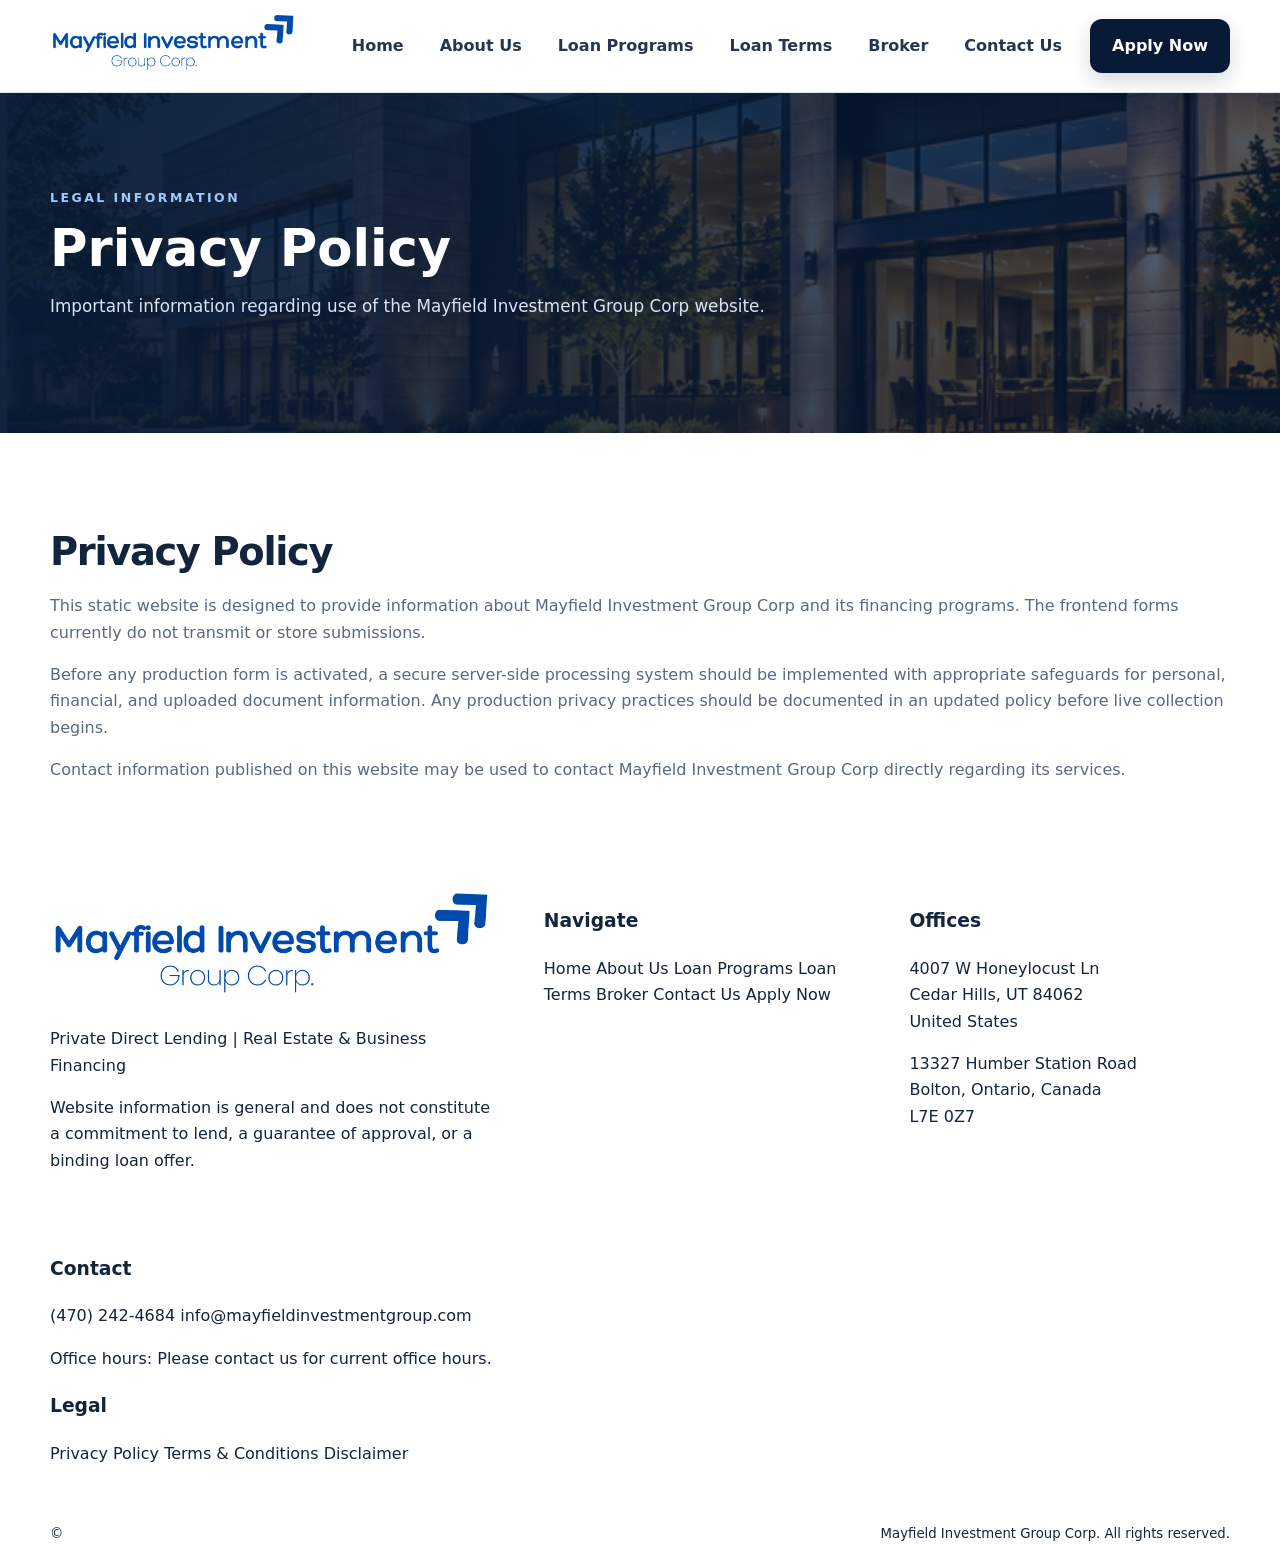
<file: mayfield-investment-group/privacy.html>
<!doctype html>
<html lang="en">
<head>
  <meta charset="utf-8">
  <meta name="viewport" content="width=device-width, initial-scale=1">
  <title>Privacy Policy | Mayfield Investment Group Corp</title>
  <meta name="description" content="Privacy information for the Mayfield Investment Group Corp website.">
  <meta name="theme-color" content="#0b1830">
  <meta property="og:type" content="website">
  <meta property="og:title" content="Privacy Policy | Mayfield Investment Group Corp">
  <meta property="og:description" content="Privacy information for the Mayfield Investment Group Corp website.">
  <meta property="og:site_name" content="Mayfield Investment Group Corp">
  <meta property="og:url" content="https://mayfieldinvestmentgroup.com/privacy.html">
  <link rel="icon" href="favicon.ico">
  <link rel="stylesheet" href="css/style.css">
</head>
<body>
<a class="skip-link" href="#main-content">Skip to content</a>
<header class="site-header">
  <div class="container header-inner">
    <a class="brand" href="index.html" aria-label="Mayfield Investment Group Corp home">
      <img src="images/logo.png" alt="Mayfield Investment Group Corp">
    </a>
    <button class="nav-toggle" type="button" aria-controls="primary-navigation" aria-expanded="false" aria-label="Open navigation">
      <span></span><span></span><span></span>
    </button>
    <nav class="site-nav" id="primary-navigation" aria-label="Primary navigation">
      <a href="index.html">Home</a>
      <a href="about.html">About Us</a>
      <a href="loan-programs.html">Loan Programs</a>
      <a href="loan-terms.html">Loan Terms</a>
      <a href="broker.html">Broker</a>
      <a href="contact.html">Contact Us</a>
      <a class="nav-cta" href="apply.html">Apply Now</a>
    </nav>
  </div>
</header>
<main id="main-content">

<section class="page-hero"><div class="container"><div class="eyebrow">Legal Information</div><h1>Privacy Policy</h1><p>Important information regarding use of the Mayfield Investment Group Corp website.</p></div></section>
<section class="section"><div class="container"><div class="prose">
<h2>Privacy Policy</h2>
<p>This static website is designed to provide information about Mayfield Investment Group Corp and its financing programs. The frontend forms currently do not transmit or store submissions.</p>
<p>Before any production form is activated, a secure server-side processing system should be implemented with appropriate safeguards for personal, financial, and uploaded document information. Any production privacy practices should be documented in an updated policy before live collection begins.</p>
<p>Contact information published on this website may be used to contact Mayfield Investment Group Corp directly regarding its services.</p>
</div></div></section>

</main>
<footer class="footer">
  <div class="container">
    <div class="footer-grid">
      <div>
        <img src="images/logo.png" alt="Mayfield Investment Group Corp">
        <p>Private Direct Lending | Real Estate &amp; Business Financing</p>
        <p class="legal">Website information is general and does not constitute a commitment to lend, a guarantee of approval, or a binding loan offer.</p>
      </div>
      <div>
        <h3>Navigate</h3>
        <a href="index.html">Home</a>
        <a href="about.html">About Us</a>
        <a href="loan-programs.html">Loan Programs</a>
        <a href="loan-terms.html">Loan Terms</a>
        <a href="broker.html">Broker</a>
        <a href="contact.html">Contact Us</a>
        <a href="apply.html">Apply Now</a>
      </div>
      <div>
        <h3>Offices</h3>
        <p>4007 W Honeylocust Ln<br>Cedar Hills, UT 84062<br>United States</p>
        <p>13327 Humber Station Road<br>Bolton, Ontario, Canada<br>L7E 0Z7</p>
      </div>
      <div>
        <h3>Contact</h3>
        <a href="tel:+14702424684">(470) 242-4684</a>
        <a href="mailto:info@mayfieldinvestmentgroup.com">info@mayfieldinvestmentgroup.com</a>
        <p>Office hours: Please contact us for current office hours.</p>
        <h3>Legal</h3>
        <a href="privacy.html">Privacy Policy</a>
        <a href="terms.html">Terms &amp; Conditions</a>
        <a href="disclaimer.html">Disclaimer</a>
      </div>
    </div>
    <div class="footer-bottom">
      &copy; <span data-current-year></span> Mayfield Investment Group Corp. All rights reserved.
    </div>
  </div>
</footer>
<script src="js/main.js" defer></script>
</body>
</html>
</file>
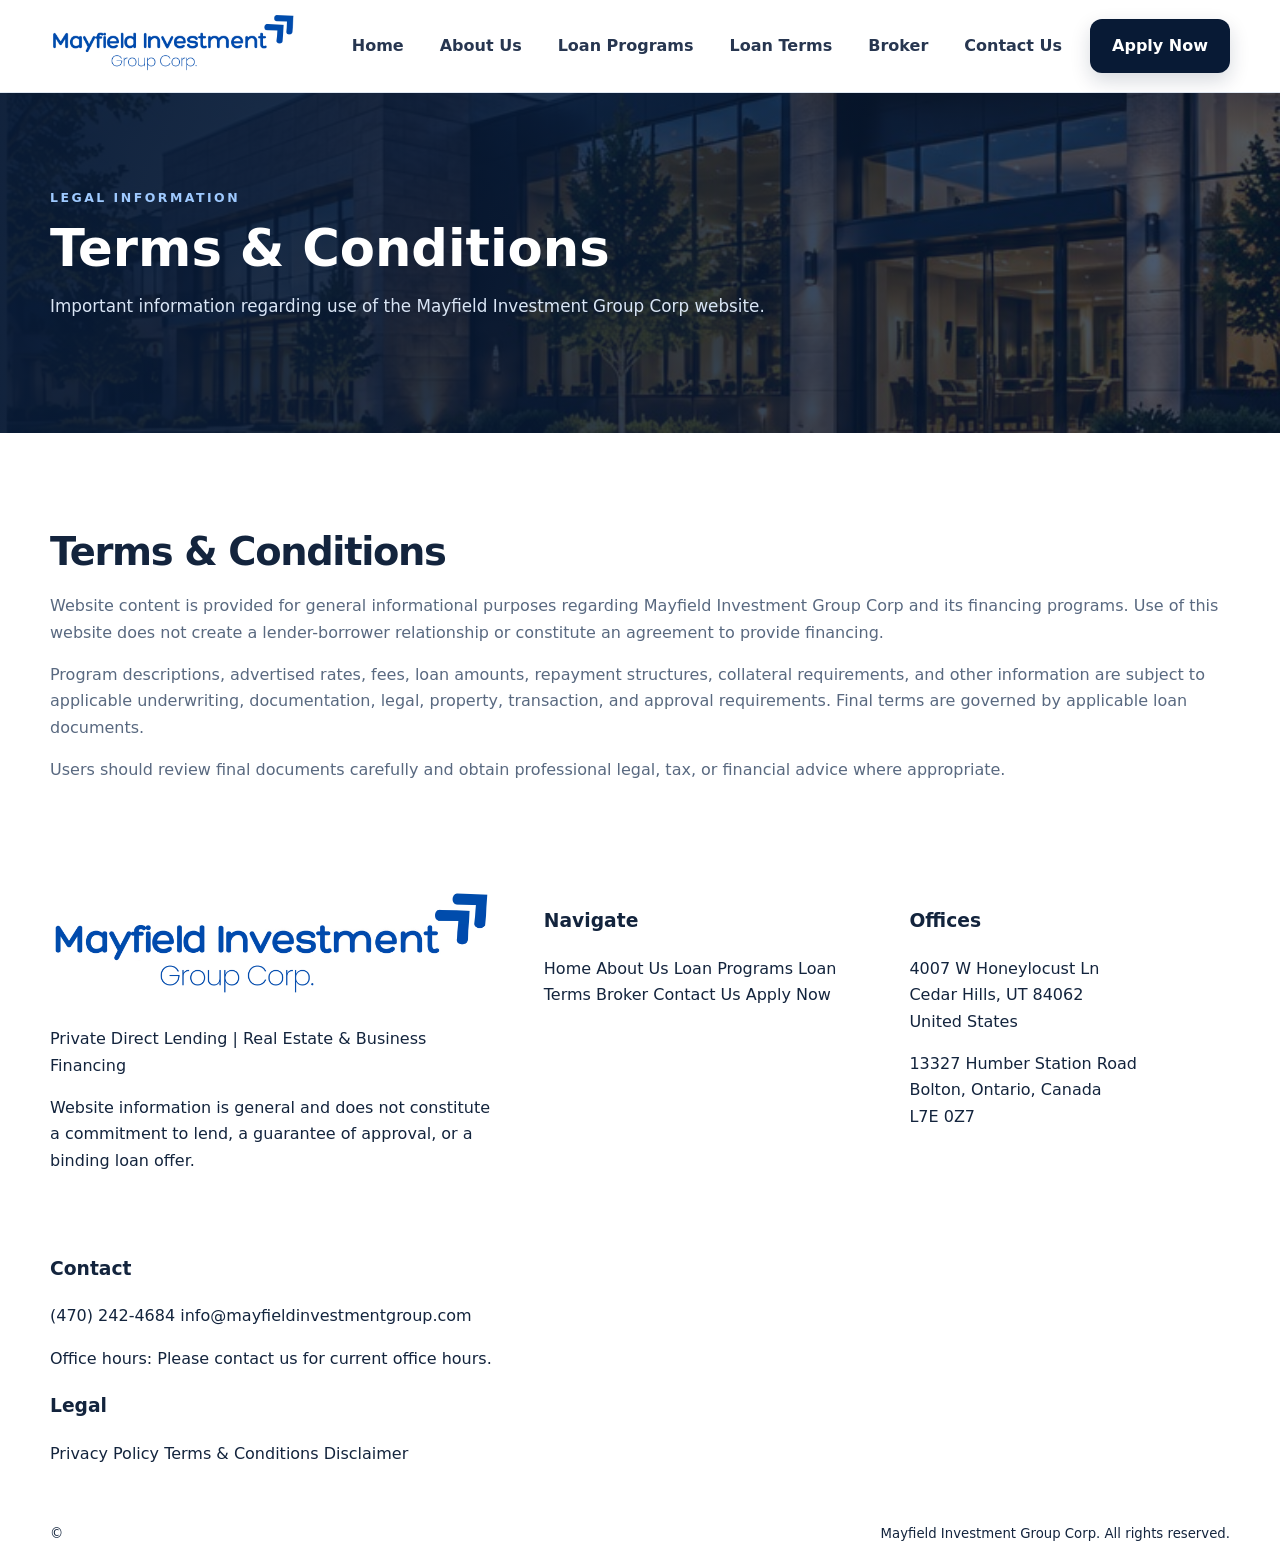
<file: mayfield-investment-group/terms.html>
<!doctype html>
<html lang="en">
<head>
  <meta charset="utf-8">
  <meta name="viewport" content="width=device-width, initial-scale=1">
  <title>Terms & Conditions | Mayfield Investment Group Corp</title>
  <meta name="description" content="Terms and conditions for the Mayfield Investment Group Corp website.">
  <meta name="theme-color" content="#0b1830">
  <meta property="og:type" content="website">
  <meta property="og:title" content="Terms & Conditions | Mayfield Investment Group Corp">
  <meta property="og:description" content="Terms and conditions for the Mayfield Investment Group Corp website.">
  <meta property="og:site_name" content="Mayfield Investment Group Corp">
  <meta property="og:url" content="https://mayfieldinvestmentgroup.com/terms.html">
  <link rel="icon" href="favicon.ico">
  <link rel="stylesheet" href="css/style.css">
</head>
<body>
<a class="skip-link" href="#main-content">Skip to content</a>
<header class="site-header">
  <div class="container header-inner">
    <a class="brand" href="index.html" aria-label="Mayfield Investment Group Corp home">
      <img src="images/logo.png" alt="Mayfield Investment Group Corp">
    </a>
    <button class="nav-toggle" type="button" aria-controls="primary-navigation" aria-expanded="false" aria-label="Open navigation">
      <span></span><span></span><span></span>
    </button>
    <nav class="site-nav" id="primary-navigation" aria-label="Primary navigation">
      <a href="index.html">Home</a>
      <a href="about.html">About Us</a>
      <a href="loan-programs.html">Loan Programs</a>
      <a href="loan-terms.html">Loan Terms</a>
      <a href="broker.html">Broker</a>
      <a href="contact.html">Contact Us</a>
      <a class="nav-cta" href="apply.html">Apply Now</a>
    </nav>
  </div>
</header>
<main id="main-content">

<section class="page-hero"><div class="container"><div class="eyebrow">Legal Information</div><h1>Terms & Conditions</h1><p>Important information regarding use of the Mayfield Investment Group Corp website.</p></div></section>
<section class="section"><div class="container"><div class="prose">
<h2>Terms &amp; Conditions</h2>
<p>Website content is provided for general informational purposes regarding Mayfield Investment Group Corp and its financing programs. Use of this website does not create a lender-borrower relationship or constitute an agreement to provide financing.</p>
<p>Program descriptions, advertised rates, fees, loan amounts, repayment structures, collateral requirements, and other information are subject to applicable underwriting, documentation, legal, property, transaction, and approval requirements. Final terms are governed by applicable loan documents.</p>
<p>Users should review final documents carefully and obtain professional legal, tax, or financial advice where appropriate.</p>
</div></div></section>

</main>
<footer class="footer">
  <div class="container">
    <div class="footer-grid">
      <div>
        <img src="images/logo.png" alt="Mayfield Investment Group Corp">
        <p>Private Direct Lending | Real Estate &amp; Business Financing</p>
        <p class="legal">Website information is general and does not constitute a commitment to lend, a guarantee of approval, or a binding loan offer.</p>
      </div>
      <div>
        <h3>Navigate</h3>
        <a href="index.html">Home</a>
        <a href="about.html">About Us</a>
        <a href="loan-programs.html">Loan Programs</a>
        <a href="loan-terms.html">Loan Terms</a>
        <a href="broker.html">Broker</a>
        <a href="contact.html">Contact Us</a>
        <a href="apply.html">Apply Now</a>
      </div>
      <div>
        <h3>Offices</h3>
        <p>4007 W Honeylocust Ln<br>Cedar Hills, UT 84062<br>United States</p>
        <p>13327 Humber Station Road<br>Bolton, Ontario, Canada<br>L7E 0Z7</p>
      </div>
      <div>
        <h3>Contact</h3>
        <a href="tel:+14702424684">(470) 242-4684</a>
        <a href="mailto:info@mayfieldinvestmentgroup.com">info@mayfieldinvestmentgroup.com</a>
        <p>Office hours: Please contact us for current office hours.</p>
        <h3>Legal</h3>
        <a href="privacy.html">Privacy Policy</a>
        <a href="terms.html">Terms &amp; Conditions</a>
        <a href="disclaimer.html">Disclaimer</a>
      </div>
    </div>
    <div class="footer-bottom">
      &copy; <span data-current-year></span> Mayfield Investment Group Corp. All rights reserved.
    </div>
  </div>
</footer>
<script src="js/main.js" defer></script>
</body>
</html>
</file>
<file: mayfield-investment-group/css/style.css>
:root{--navy:#081a35;--navy2:#0d2a52;--blue:#0d63d8;--blue2:#0b76ee;--ink:#13243d;--muted:#65738a;--line:#dfe7f1;--soft:#f5f8fc;--white:#fff;--shadow:0 18px 45px rgba(14,39,73,.10);--radius:22px}
*{box-sizing:border-box}html{scroll-behavior:smooth}body{margin:0;color:var(--ink);font-family:Inter,ui-sans-serif,system-ui,-apple-system,BlinkMacSystemFont,"Segoe UI",sans-serif;background:#fff;line-height:1.65}img{max-width:100%;display:block}a{color:inherit;text-decoration:none}.container{width:min(1180px,calc(100% - 40px));margin:auto}.skip-link{position:absolute;left:-9999px}.skip-link:focus{left:15px;top:15px;background:#fff;padding:10px;z-index:100}
.site-header{position:sticky;top:0;z-index:50;background:rgba(255,255,255,.96);backdrop-filter:blur(14px);border-bottom:1px solid var(--line)}.header-inner{min-height:92px;display:flex;align-items:center;justify-content:space-between;gap:28px}.brand img{width:250px;height:auto}.site-nav{display:flex;align-items:center;gap:6px}.site-nav>a{font-weight:750;color:#273650;padding:13px 15px;border-radius:12px;transition:.2s}.site-nav>a:hover,.site-nav>a.active{background:#eef5fd;color:var(--blue)}.site-nav .nav-cta{background:var(--navy);color:#fff;padding:14px 22px;margin-left:7px;box-shadow:0 8px 20px rgba(8,26,53,.16)}.site-nav .nav-cta:hover{background:#12365f;color:#fff}.nav-toggle{display:none;border:0;background:transparent;padding:8px}.nav-toggle span{display:block;width:25px;height:2px;background:var(--navy);margin:5px}
.hero{position:relative;overflow:hidden;background:var(--navy);color:#fff}.hero-grid{min-height:570px;display:grid;grid-template-columns:1fr 1.08fr;align-items:center;position:relative}.hero-copy{position:relative;z-index:2;padding:80px 0}.eyebrow,.section-kicker{font-size:.78rem;letter-spacing:.20em;text-transform:uppercase;font-weight:850;color:var(--blue)}.hero .eyebrow{color:#a9d0ff}.hero h1{font-size:clamp(2.7rem,5vw,4.6rem);line-height:1.04;letter-spacing:-.045em;margin:14px 0 22px;max-width:700px}.hero p{font-size:1.13rem;color:#d9e5f5;max-width:650px}.hero-visual{position:absolute;inset:0 0 0 42%;background:linear-gradient(90deg,#081a35 0%,rgba(8,26,53,.88) 17%,rgba(8,26,53,.18) 56%,rgba(8,26,53,.08) 100%),url('../images/hero.jpg') center/cover}.actions{display:flex;gap:14px;flex-wrap:wrap;margin-top:30px}.btn{display:inline-flex;align-items:center;justify-content:center;gap:10px;border-radius:12px;padding:13px 20px;font-weight:800;border:1px solid transparent;transition:.2s;cursor:pointer}.btn-primary{background:var(--blue);color:#fff;box-shadow:0 10px 24px rgba(13,99,216,.24)}.btn-primary:hover{background:#0955bc;transform:translateY(-1px)}.btn-ghost{border-color:rgba(255,255,255,.65);color:#fff;background:rgba(255,255,255,.04)}.btn-ghost:hover{background:#fff;color:var(--navy)}.btn-secondary{border-color:#d8e2ef;background:#fff;color:var(--navy)}.btn-secondary:hover{border-color:var(--blue);color:var(--blue)}
.stat-strip{background:#fff;border-bottom:1px solid var(--line)}.stats{display:grid;grid-template-columns:repeat(4,1fr)}.stat{padding:25px 22px;border-right:1px solid var(--line)}.stat:last-child{border:0}.stat strong{display:block;font-size:1.05rem}.stat span{display:block;color:var(--muted);font-size:.88rem;margin-top:4px}
.section{padding:88px 0}.section.alt{background:var(--soft)}.split{display:grid;grid-template-columns:1.25fr .75fr;gap:70px;align-items:center}.prose h2,.section-head h2{font-size:clamp(2rem,3vw,3rem);line-height:1.1;letter-spacing:-.035em;margin:10px 0 20px}.prose p{color:#596980}.card{background:#fff;border:1px solid var(--line);border-radius:var(--radius);padding:28px;box-shadow:0 8px 25px rgba(14,39,73,.04)}.card h3{margin:14px 0 8px;font-size:1.25rem}.card p{color:var(--muted)}.icon{width:52px;height:52px;border-radius:15px;background:#edf5ff;display:grid;place-items:center}.icon img{width:26px;height:26px}.section-head{max-width:760px;margin-bottom:35px}.section-head.center{text-align:center;margin-left:auto;margin-right:auto}.section-head p{color:var(--muted)}
.card-grid{display:grid;grid-template-columns:repeat(3,1fr);gap:22px}.program-card{padding:0;overflow:hidden;display:flex;flex-direction:column}.program-card .program-image{height:190px;overflow:hidden}.program-card .program-image img{width:100%;height:100%;object-fit:cover;transition:transform .35s}.program-card:hover .program-image img{transform:scale(1.04)}.program-card .program-body{padding:25px;display:flex;flex-direction:column;flex:1}.program-card .program-body .btn{align-self:flex-start;margin-top:auto}.benefits{padding-left:19px;color:#68768b}.benefits li{margin:7px 0}.feature-grid{display:grid;grid-template-columns:repeat(3,1fr);gap:18px}.feature{padding:26px;background:#fff;border:1px solid var(--line);border-radius:18px}.feature strong{font-size:1.05rem}.feature p{color:var(--muted);margin:7px 0 0}.audience-grid{display:grid;grid-template-columns:repeat(4,1fr);gap:14px}.audience{background:#fff;border:1px solid var(--line);border-radius:15px;padding:18px;font-weight:750}.process{display:grid;grid-template-columns:repeat(4,1fr);gap:20px}.step{border-top:3px solid #d7e7fb;padding-top:22px}.step-num{font-weight:900;color:var(--blue);font-size:.85rem;letter-spacing:.1em}.step h3{font-size:1.05rem}.step p{color:var(--muted);font-size:.93rem}.cta-band{background:var(--navy);color:#fff;padding:54px 0}.cta-band .inner{display:flex;align-items:center;justify-content:space-between;gap:25px}.cta-band h2{margin:0 0 6px}.cta-band p{margin:0;color:#b8c9df}.notice{padding:22px 25px;border:1px solid #cfe0f5;background:#edf5ff;border-radius:16px;color:#36506f}
.page-hero{position:relative;min-height:340px;display:flex;align-items:center;color:#fff;overflow:hidden;background:linear-gradient(90deg,rgba(8,26,53,.96),rgba(8,26,53,.70)),url('../images/about.jpg') center/cover}.page-hero h1{font-size:clamp(2.3rem,4vw,4rem);line-height:1.08;max-width:800px;margin:12px 0}.page-hero p{max-width:760px;color:#d9e5f5;font-size:1.05rem}.page-hero .eyebrow{color:#9fcaff}
.form-grid{display:grid;grid-template-columns:repeat(2,1fr);gap:18px}.field{display:flex;flex-direction:column;gap:7px}.field.full{grid-column:1/-1}label{font-weight:750;font-size:.92rem}input,select,textarea{width:100%;border:1px solid #d4deea;border-radius:12px;padding:13px 14px;font:inherit;color:var(--ink);background:#fff;outline:none}input:focus,select:focus,textarea:focus{border-color:var(--blue);box-shadow:0 0 0 3px rgba(13,99,216,.10)}textarea{min-height:150px;resize:vertical}.form-note{font-size:.85rem;color:var(--muted)}.calc{background:#fff;border:1px solid var(--line);border-radius:22px;padding:28px;box-shadow:var(--shadow)}.calc-grid{display:grid;grid-template-columns:repeat(3,1fr);gap:18px}.calc-result{margin-top:25px;padding:24px;border-radius:17px;background:var(--navy);color:#fff}.calc-result strong{font-size:2rem}.table-wrap{overflow:auto}.data-table{width:100%;border-collapse:collapse;background:#fff;border:1px solid var(--line);border-radius:15px;overflow:hidden}.data-table th,.data-table td{padding:15px;border-bottom:1px solid var(--line);text-align:left}.data-table th{background:#f1f6fb}.data-table tr:last-child td{border:0}
.site-footer{background:#07152b;color:#b7c7dc;padding:55px 0 25px}.footer-grid{display:grid;grid-template-columns:1.4fr 1fr 1fr;gap:45px}.footer-brand img{width:245px;filter:brightness(0) invert(1);opacity:.95}.site-footer h3{color:#fff;font-size:1rem}.site-footer a:hover{color:#fff}.footer-bottom{border-top:1px solid rgba(255,255,255,.12);margin-top:35px;padding-top:20px;font-size:.83rem;display:flex;justify-content:space-between;gap:20px}
@media(max-width:1050px){.site-nav{gap:0}.site-nav>a{padding:11px 9px}.hero-grid{grid-template-columns:1fr}.hero-visual{inset:0;background:linear-gradient(90deg,rgba(8,26,53,.96),rgba(8,26,53,.62)),url('../images/hero.jpg') center/cover}.hero-copy{padding:80px 0}.stats{grid-template-columns:repeat(2,1fr)}.stat:nth-child(2){border-right:0}.split{grid-template-columns:1fr}.card-grid,.feature-grid{grid-template-columns:repeat(2,1fr)}.audience-grid{grid-template-columns:repeat(2,1fr)}.process{grid-template-columns:repeat(2,1fr)}}
@media(max-width:760px){.container{width:min(100% - 28px,1180px)}.header-inner{min-height:78px}.brand img{width:205px}.nav-toggle{display:block}.site-nav{position:absolute;left:14px;right:14px;top:72px;background:#fff;border:1px solid var(--line);border-radius:16px;padding:10px;display:none;flex-direction:column;align-items:stretch;box-shadow:var(--shadow)}.site-nav.open{display:flex}.site-nav>a{padding:13px}.site-nav .nav-cta{margin:4px 0 0;text-align:center}.hero-grid{min-height:620px}.hero h1{font-size:2.65rem}.hero-copy{padding:55px 0}.stat{border-right:0!important;border-bottom:1px solid var(--line)}.section{padding:65px 0}.card-grid,.feature-grid,.process,.form-grid,.calc-grid{grid-template-columns:1fr}.audience-grid{grid-template-columns:1fr}.cta-band .inner{flex-direction:column;align-items:flex-start}.footer-grid{grid-template-columns:1fr}.footer-bottom{flex-direction:column}.page-hero{min-height:390px}}
.form-status{margin-top:18px;padding:14px 16px;border-radius:12px;display:none;font-weight:700}.form-status.is-loading,.form-status.is-success,.form-status.is-error{display:block}.form-status.is-loading{background:#edf5ff;color:#36506f}.form-status.is-success{background:#eaf8ef;color:#17643a}.form-status.is-error{background:#fff0f0;color:#8a2430}.checkbox-label{display:flex;gap:10px;align-items:flex-start;color:#42536b;line-height:1.55}.checkbox-label input{margin-top:5px}.honeypot{position:absolute!important;left:-10000px!important;width:1px!important;height:1px!important;opacity:0!important;pointer-events:none!important}.form-card button:disabled{opacity:.65;cursor:wait}.field select{width:100%;padding:14px 15px;border:1px solid #d5dfeb;border-radius:10px;background:#fff;color:#162844;font:inherit}
</file>
